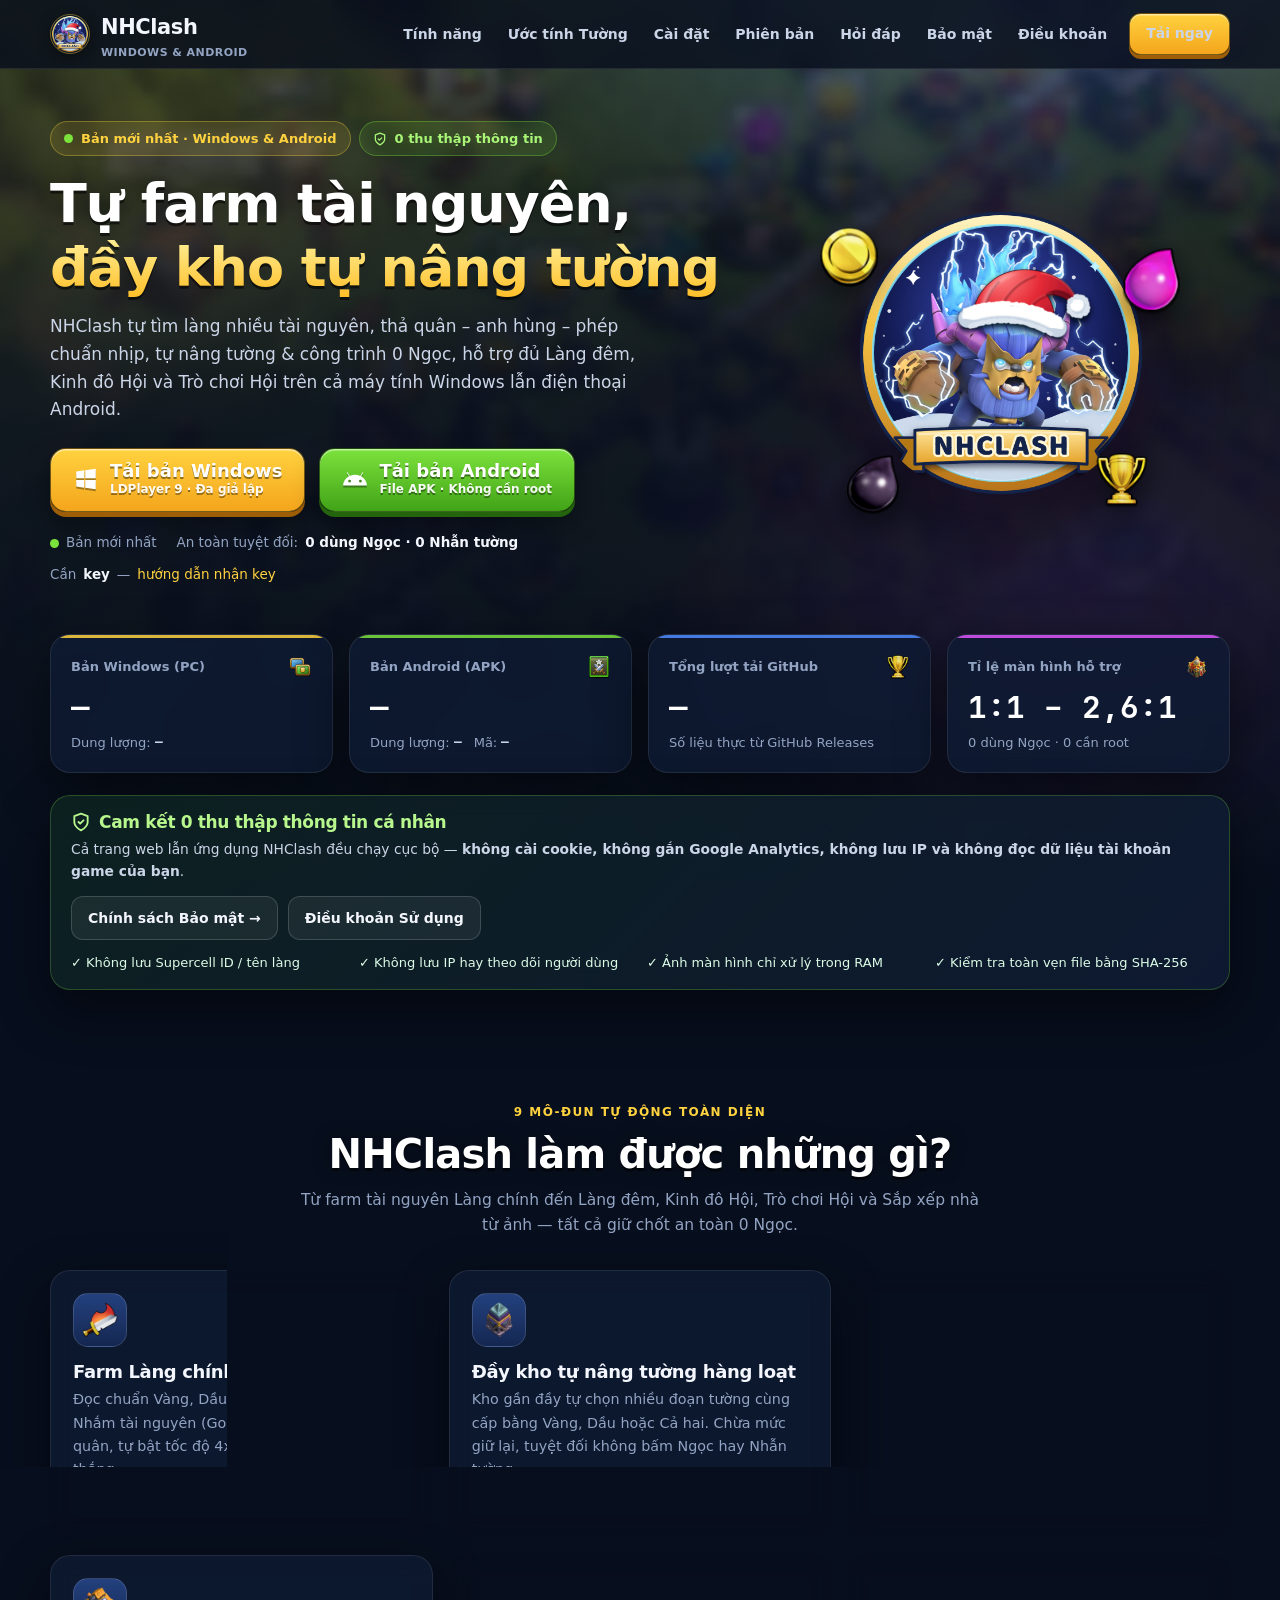
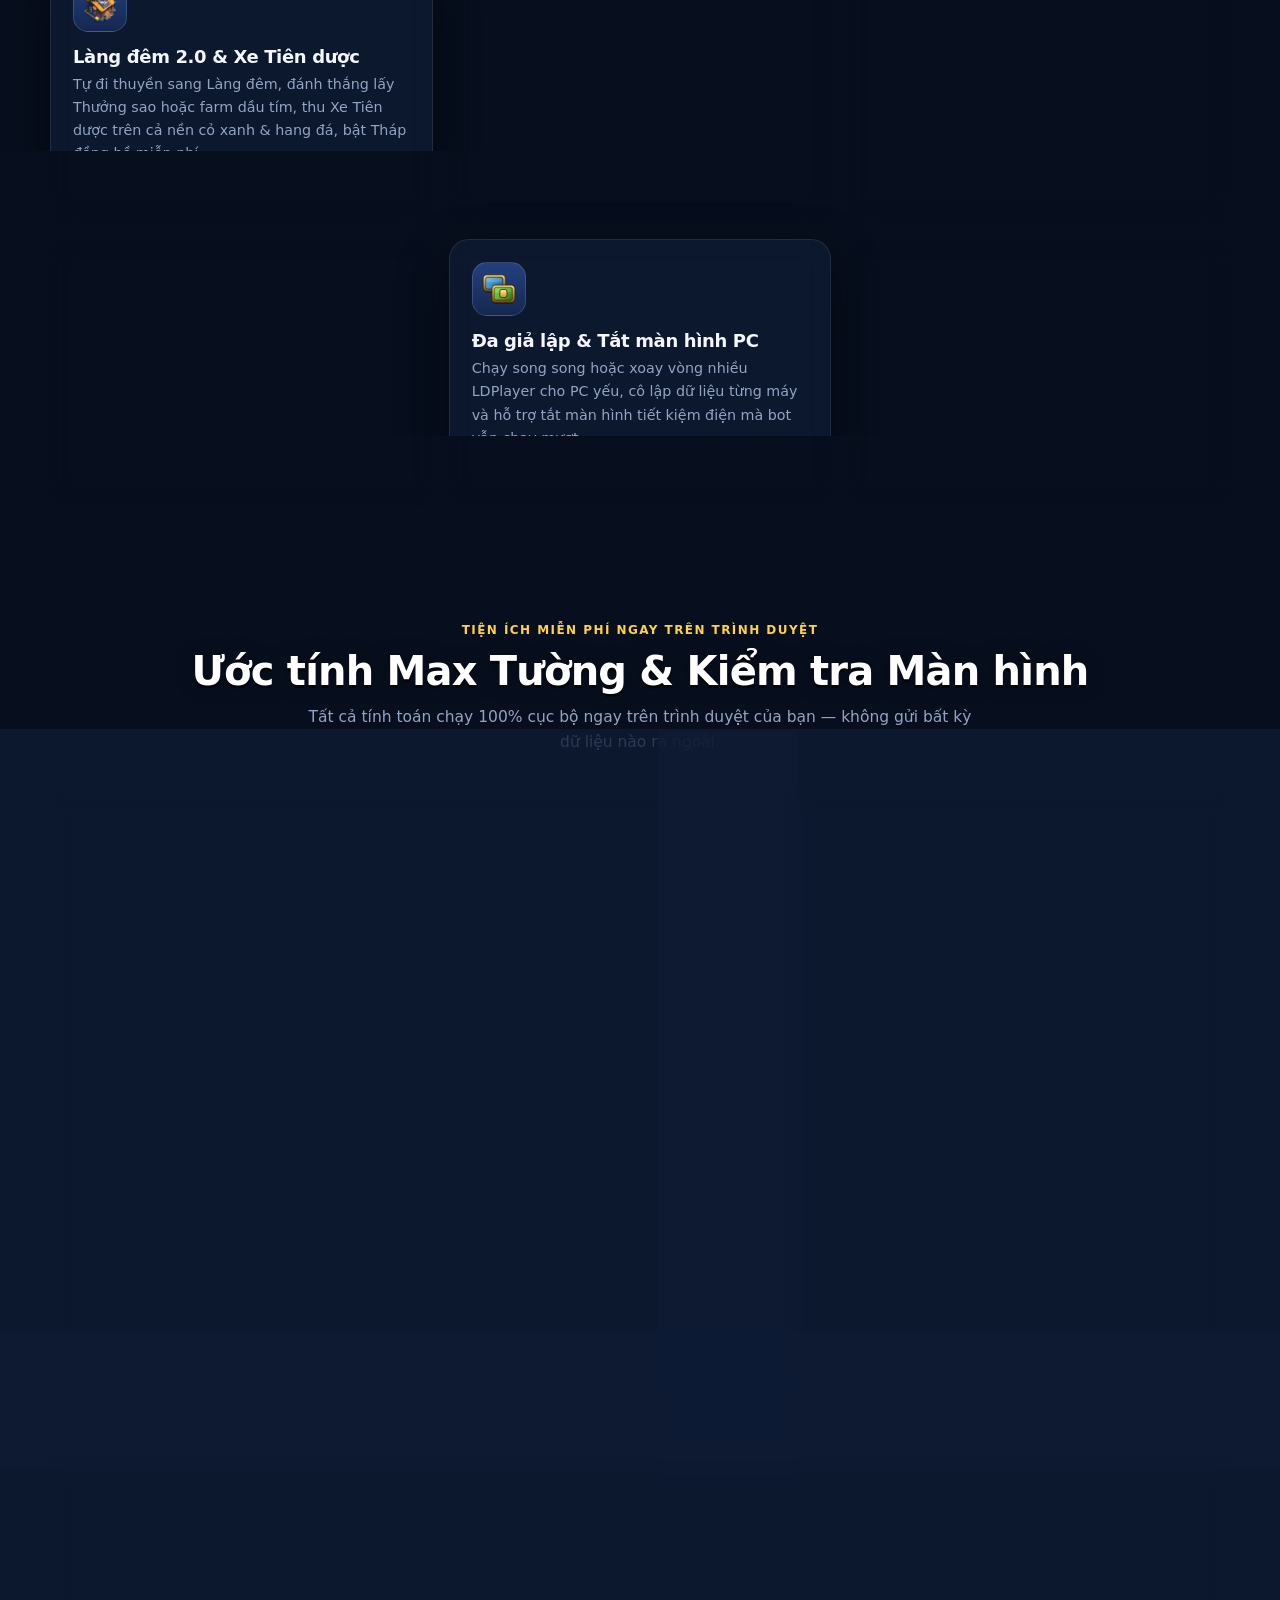
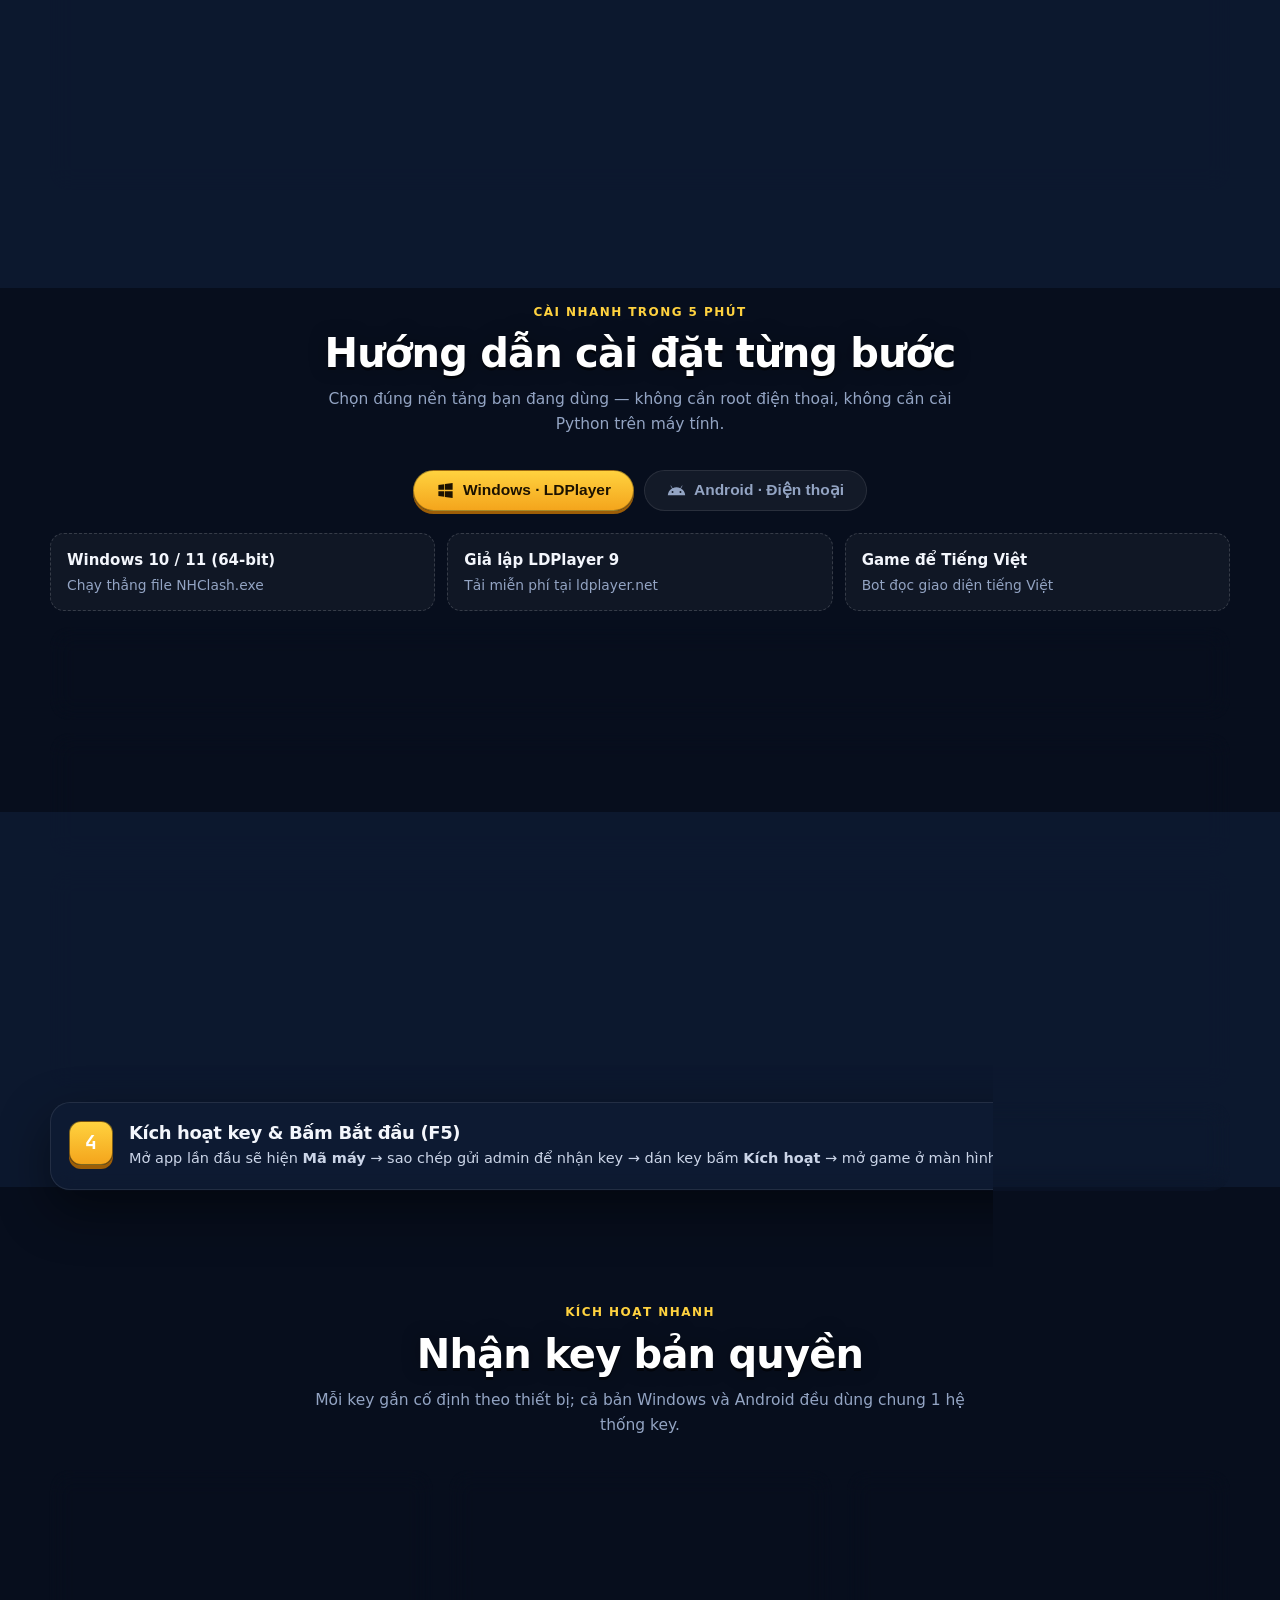
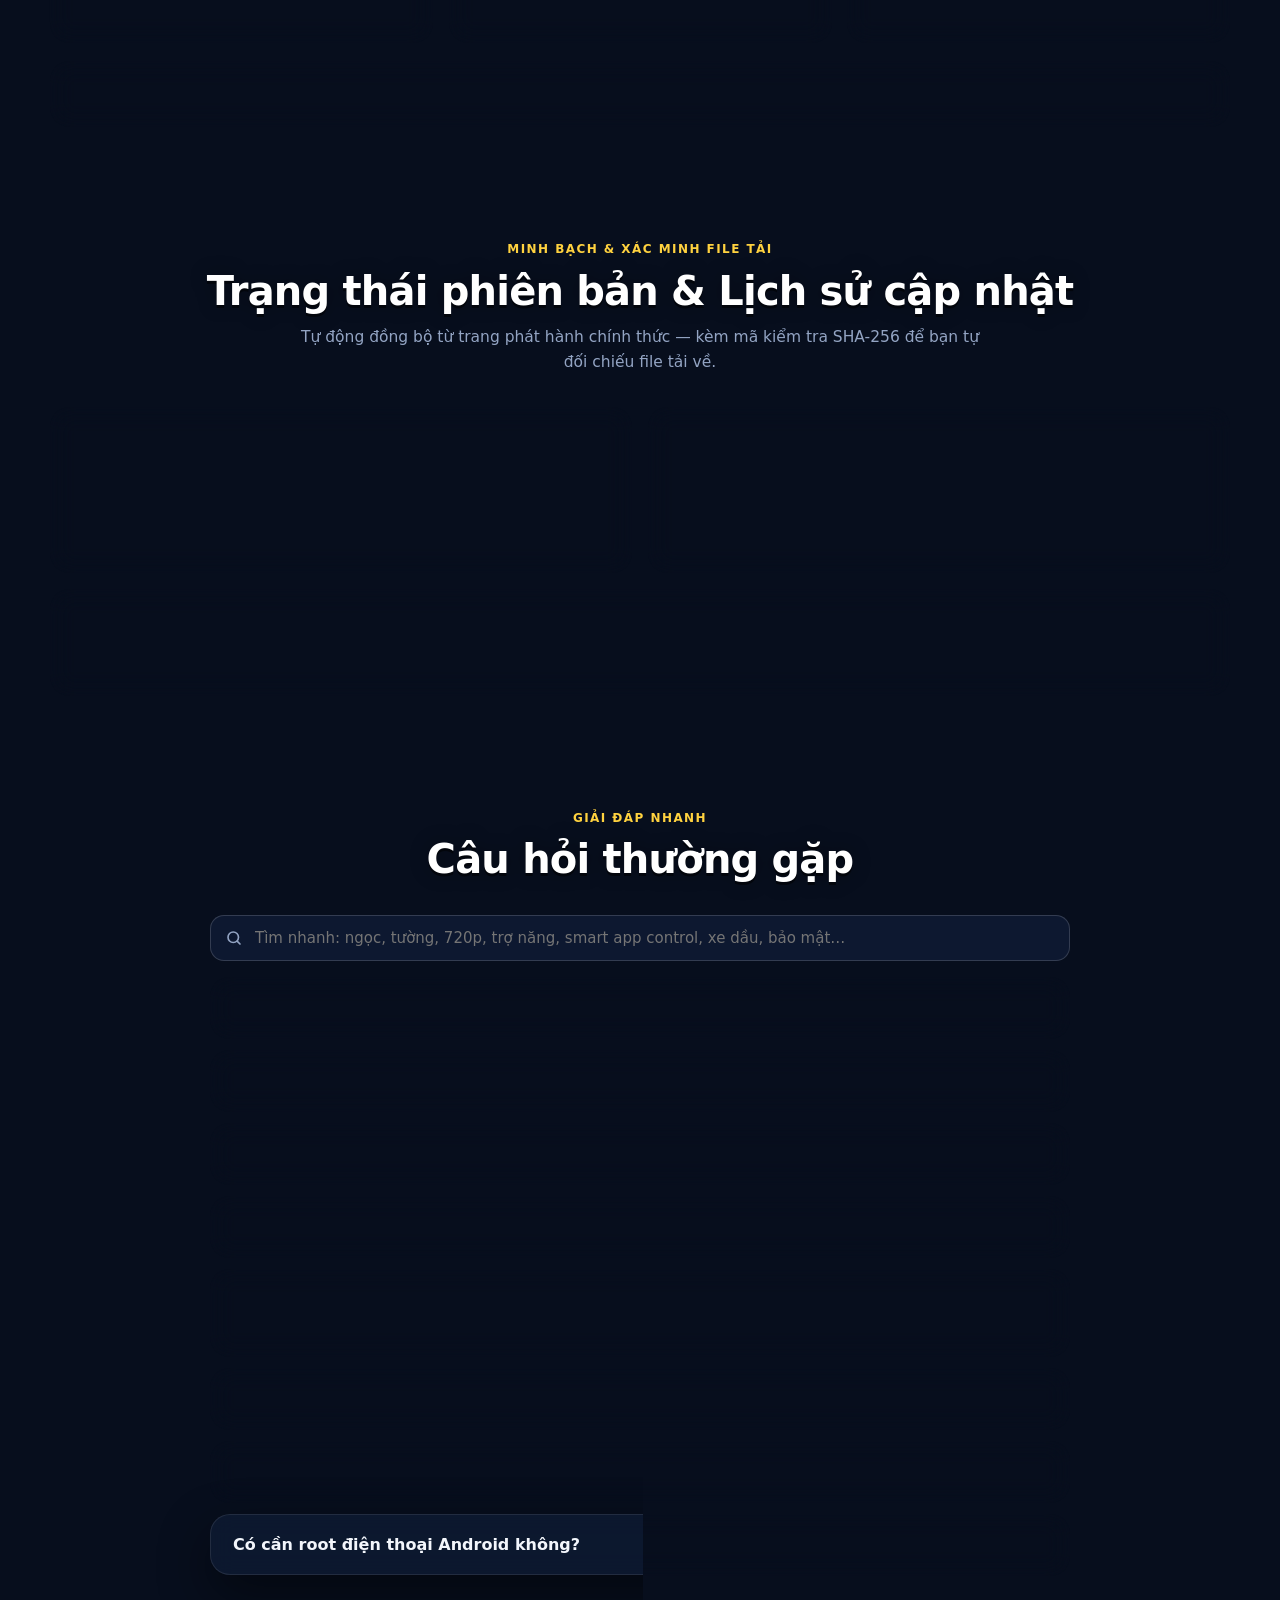
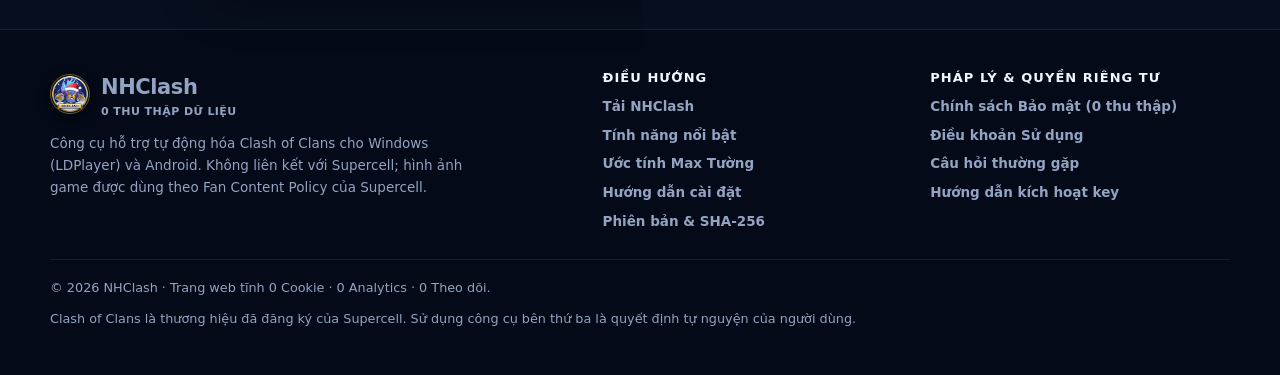
<file: index.html>
<!doctype html>
<html lang="vi">
<head>
<meta charset="utf-8">
<meta name="viewport" content="width=device-width, initial-scale=1">
<title>NHClash — Cổng tải chính thức cho Windows &amp; Android</title>
<meta name="description" content="NHClash cho Windows (LDPlayer) và Android: tự farm tài nguyên, đầy kho tự nâng tường, Làng đêm, Kinh đô Hội, Trò chơi Hội. 0 thu thập thông tin cá nhân.">
<meta property="og:title" content="NHClash — Tự động hóa Clash of Clans (Windows &amp; Android)">
<meta property="og:description" content="Tự farm tài nguyên, đầy kho tự nâng tường, Làng đêm, Kinh đô Hội, Trò chơi Hội. Không thu thập thông tin người dùng.">
<meta property="og:image" content="https://nguyenhoang-pluto.github.io/autococ/assets/logo.png">
<meta property="og:url" content="https://nguyenhoang-pluto.github.io/autococ/">
<meta name="theme-color" content="#070e1d">
<link rel="icon" href="assets/favicon.png">
<link rel="stylesheet" href="styles.css">
</head>
<body>
<svg width="0" height="0" style="position:absolute" aria-hidden="true">
  <symbol id="i-win" viewBox="0 0 24 24"><path fill="currentColor" d="M3 5.1 10.4 4v7.2H3V5.1zm0 13.8L10.4 20v-7.1H3v6zm8.3 1.2L21 21.5v-8.6h-9.7v7.2zm0-16.2v7.3H21V2.5l-9.7 1.4z"/></symbol>
  <symbol id="i-android" viewBox="0 0 24 24"><path fill="currentColor" d="M17.6 9.48 19.44 6.3a.38.38 0 0 0-.66-.38L16.9 9.14a11.4 11.4 0 0 0-9.8 0L5.22 5.92a.38.38 0 0 0-.66.38L6.4 9.48A10.8 10.8 0 0 0 1 18h22a10.8 10.8 0 0 0-5.4-8.52zM7 15.25a1.25 1.25 0 1 1 0-2.5 1.25 1.25 0 0 1 0 2.5zm10 0a1.25 1.25 0 1 1 0-2.5 1.25 1.25 0 0 1 0 2.5z"/></symbol>
  <symbol id="i-search" viewBox="0 0 24 24"><g fill="none" stroke="currentColor" stroke-width="2.2" stroke-linecap="round"><circle cx="11" cy="11" r="7"/><path d="m20 20-3.5-3.5"/></g></symbol>
  <symbol id="i-shield" viewBox="0 0 24 24"><g fill="none" stroke="currentColor" stroke-width="2.2" stroke-linecap="round" stroke-linejoin="round"><path d="M12 22s8-4 8-10V5l-8-3-8 3v7c0 6 8 10 8 10z"/><path d="m9 12 2 2 4-4"/></g></symbol>
  <symbol id="i-chat" viewBox="0 0 24 24"><path fill="none" stroke="currentColor" stroke-width="2.2" stroke-linejoin="round" d="M21 12a8 8 0 0 1-11.7 7.1L3 21l1.9-6.3A8 8 0 1 1 21 12z"/></symbol>
  <symbol id="i-menu" viewBox="0 0 24 24"><path fill="none" stroke="currentColor" stroke-width="2.2" stroke-linecap="round" d="M4 7h16M4 12h16M4 17h16"/></symbol>
</svg>

<header>
  <div class="wrap nav">
    <a class="brand" href="#top">
      <img src="assets/logo.png" alt="NHClash">
      <span>NHClash<small>Windows &amp; Android</small></span>
    </a>
    <button class="nav-toggle" id="nav-toggle" aria-label="Mở trình đơn" aria-expanded="false">
      <svg width="22" height="22"><use href="#i-menu"/></svg>
    </button>
    <nav class="nav-links" id="nav-links" aria-label="Điều hướng chính">
      <a href="#tinh-nang">Tính năng</a>
      <a href="#cong-cu">Ước tính Tường</a>
      <a href="#cai-dat">Cài đặt</a>
      <a href="#cap-nhat">Phiên bản</a>
      <a href="#hoi-dap">Hỏi đáp</a>
      <a href="privacy.html">Bảo mật</a>
      <a href="terms.html">Điều khoản</a>
      <a class="btn small nav-cta" href="#tai-ve">Tải ngay</a>
    </nav>
  </div>
</header>

<main id="top">
  <!-- ================================================================ HERO -->
  <section class="hero" id="tai-ve">
    <div class="wrap hero-grid">
      <div>
        <div class="hero-badges">
          <span class="pill"><span class="pulse-dot"></span><span id="hero-ver-pill">Bản mới nhất · Windows &amp; Android</span></span>
          <span class="pill green"><svg width="14" height="14"><use href="#i-shield"/></svg>0 thu thập thông tin</span>
        </div>
        <h1 class="stroke">Tự farm tài nguyên,<br><span class="hl">đầy kho tự nâng tường</span></h1>
        <p class="lead">NHClash tự tìm làng nhiều tài nguyên, thả quân – anh hùng – phép chuẩn nhịp, tự nâng tường &amp; công trình 0 Ngọc, hỗ trợ đủ Làng đêm, Kinh đô Hội và Trò chơi Hội trên cả máy tính Windows lẫn điện thoại Android.</p>
        <div class="cta">
          <a class="btn" id="dl-win" href="#cai-dat">
            <svg><use href="#i-win"/></svg>
            <span class="label">Tải bản Windows<small id="dl-win-sub">LDPlayer 9 · Đa giả lập</small></span>
          </a>
          <a class="btn green" id="dl-apk" href="#cai-dat">
            <svg><use href="#i-android"/></svg>
            <span class="label">Tải bản Android<small id="dl-apk-sub">File APK · Không cần root</small></span>
          </a>
        </div>
        <div class="hero-meta" id="hero-meta">
          <span><span class="pulse-dot"></span><span id="ver">Bản mới nhất</span></span>
          <span>An toàn tuyệt đối: <b>0 dùng Ngọc · 0 Nhẫn tường</b></span>
          <span>Cần <b>key</b> — <a href="#key">hướng dẫn nhận key</a></span>
        </div>
      </div>
      <div class="hero-visual" aria-hidden="true">
        <div class="hero-orb">
          <div class="glow"></div>
          <img class="logo" src="assets/logo.png" alt="">
          <img class="flt f1" src="assets/gold.png" alt="">
          <img class="flt f2" src="assets/elixir.png" alt="">
          <img class="flt f3" src="assets/dark.png" alt="">
          <img class="flt f4" src="assets/trophy.png" alt="">
        </div>
      </div>
    </div>
  </section>

  <!-- ===================================== REAL GITHUB STATS & ZERO-TRACKING -->
  <section id="tong-quan" style="padding-top: 12px;">
    <div class="wrap">
      <div class="kpi-grid">
        <article class="card kpi-card" style="--accent: var(--gold);">
          <div class="kpi-top">
            <span>Bản Windows (PC)</span>
            <img src="assets/emulators.png" alt="">
          </div>
          <div class="kpi-val" id="kpi-win-ver">—</div>
          <div class="kpi-sub">
            <span>Dung lượng: <b id="kpi-win-size" class="mono">—</b></span>
          </div>
        </article>

        <article class="card kpi-card" style="--accent: var(--green);">
          <div class="kpi-top">
            <span>Bản Android (APK)</span>
            <img src="assets/star_bonus.png" alt="">
          </div>
          <div class="kpi-val" id="kpi-apk-ver">—</div>
          <div class="kpi-sub">
            <span>Dung lượng: <b id="kpi-apk-size" class="mono">—</b></span>
            <span id="kpi-apk-code-wrap">Mã: <b id="kpi-apk-code" class="mono">—</b></span>
          </div>
        </article>

        <article class="card kpi-card" style="--accent: var(--blue);">
          <div class="kpi-top">
            <span>Tổng lượt tải GitHub</span>
            <img src="assets/trophy.png" alt="">
          </div>
          <div class="kpi-val" id="kpi-downloads">—</div>
          <div class="kpi-sub">
            <span>Số liệu thực từ GitHub Releases</span>
          </div>
        </article>

        <article class="card kpi-card" style="--accent: var(--elixir);">
          <div class="kpi-top">
            <span>Tỉ lệ màn hình hỗ trợ</span>
            <img src="assets/town_hall.png" alt="">
          </div>
          <div class="kpi-val">1:1 – 2,6:1</div>
          <div class="kpi-sub">
            <span>0 dùng Ngọc · 0 cần root</span>
          </div>
        </article>
      </div>

      <div class="card privacy-strip">
        <div style="display:flex; flex-wrap:wrap; align-items:center; justify-content:space-between; gap:14px;">
          <div>
            <h3><svg width="20" height="20"><use href="#i-shield"/></svg>Cam kết 0 thu thập thông tin cá nhân</h3>
            <p style="margin-top:6px;">Cả trang web lẫn ứng dụng NHClash đều chạy cục bộ — <b>không cài cookie, không gắn Google Analytics, không lưu IP và không đọc dữ liệu tài khoản game của bạn</b>.</p>
          </div>
          <div class="p-actions">
            <a class="btn ghost" href="privacy.html">Chính sách Bảo mật →</a>
            <a class="btn ghost" href="terms.html">Điều khoản Sử dụng</a>
          </div>
        </div>
        <div class="privacy-checks" style="grid-template-columns: repeat(auto-fit, minmax(220px, 1fr));">
          <span>✓ Không lưu Supercell ID / tên làng</span>
          <span>✓ Không lưu IP hay theo dõi người dùng</span>
          <span>✓ Ảnh màn hình chỉ xử lý trong RAM</span>
          <span>✓ Kiểm tra toàn vẹn file bằng SHA-256</span>
        </div>
      </div>
    </div>
  </section>

  <!-- =========================================================== FEATURES -->
  <section id="tinh-nang">
    <div class="wrap">
      <div class="sec-head">
        <span class="eyebrow">9 mô-đun tự động toàn diện</span>
        <h2 class="stroke">NHClash làm được những gì?</h2>
        <p>Từ farm tài nguyên Làng chính đến Làng đêm, Kinh đô Hội, Trò chơi Hội và Sắp xếp nhà từ ảnh — tất cả giữ chốt an toàn 0 Ngọc.</p>
      </div>

      <div class="features-grid">
        <article class="card card-hover feat-card">
          <div class="feat-ico"><img src="assets/attack.png" alt=""></div>
          <h3>Farm Làng chính thông minh</h3>
          <p>Đọc chuẩn Vàng, Dầu, Dầu đen địch; hỗ trợ Nhắm tài nguyên (Goblin) &amp; 8 hướng thả quân, tự bật tốc độ 4x và cộng Phần thưởng thắng.</p>
          <span class="feat-tag">Windows &amp; Android</span>
        </article>

        <article class="card card-hover feat-card">
          <div class="feat-ico"><img src="assets/wall.png" alt=""></div>
          <h3>Đầy kho tự nâng tường hàng loạt</h3>
          <p>Kho gần đầy tự chọn nhiều đoạn tường cùng cấp bằng Vàng, Dầu hoặc Cả hai. Chừa mức giữ lại, tuyệt đối không bấm Ngọc hay Nhẫn tường.</p>
          <span class="feat-tag">Đa tỉ lệ 1:1 .. 2,6:1</span>
        </article>

        <article class="card card-hover feat-card">
          <div class="feat-ico"><img src="assets/builder.png" alt=""></div>
          <h3>Tự nâng cấp công trình</h3>
          <p>Ưu tiên Rẻ nhất / Đắt nhất / Nhanh nhất, chừa sẵn số thợ để dành nâng tường, nâng Nhà chính sau cùng và xác minh giá trước khi bấm.</p>
          <span class="feat-tag">0 Ngọc · 0 Búa</span>
        </article>

        <article class="card card-hover feat-card">
          <div class="feat-ico"><img src="assets/builder_hall.png" alt=""></div>
          <h3>Làng đêm 2.0 &amp; Xe Tiên dược</h3>
          <p>Tự đi thuyền sang Làng đêm, đánh thắng lấy Thưởng sao hoặc farm dầu tím, thu Xe Tiên dược trên cả nền cỏ xanh &amp; hang đá, bật Tháp đồng hồ miễn phí.</p>
          <span class="feat-tag">Cả 2 giai đoạn O.T.T.O</span>
        </article>

        <article class="card card-hover feat-card">
          <div class="feat-ico"><img src="assets/clan_games.png" alt=""></div>
          <h3>Trò chơi Hội 4.000 điểm tự động</h3>
          <p>Quét 12 thẻ bằng hình ảnh + OCR, xếp hạng ưu tiên, tự mở Siêu quân bằng 25.000 Dầu đen, kẹp đúng số quân/phép yêu cầu rồi tự hoàn trả đội hình gốc.</p>
          <span class="feat-tag">Điều phối cùng Hội</span>
        </article>

        <article class="card card-hover feat-card">
          <div class="feat-ico"><img src="assets/capital_hall.png" alt=""></div>
          <h3>Kinh đô Hội &amp; Đóng góp quân</h3>
          <p>Tự chế tạo Vàng Kinh đô, góp công trình ưu tiên, tự đánh lượt Đột kích cuối tuần và trực cho quân/phép/cỗ máy đúng loại Hội yêu cầu.</p>
          <span class="feat-tag">Trực Hội 24/7</span>
        </article>

        <article class="card card-hover feat-card">
          <div class="feat-ico"><img src="assets/supercell_id.png" alt=""></div>
          <h3>Đa tài khoản Supercell ID</h3>
          <p>Tự xoay vòng danh sách tài khoản theo thời gian, số trận hoặc khi hoàn thành điều kiện thông minh (đầy kho, đủ 4.000đ, xong Làng đêm/Kinh đô).</p>
          <span class="feat-tag">Hồ sơ riêng từng acc</span>
        </article>

        <article class="card card-hover feat-card">
          <div class="feat-ico"><img src="assets/emulators.png" alt=""></div>
          <h3>Đa giả lập &amp; Tắt màn hình PC</h3>
          <p>Chạy song song hoặc xoay vòng nhiều LDPlayer cho PC yếu, cô lập dữ liệu từng máy và hỗ trợ tắt màn hình tiết kiệm điện mà bot vẫn chạy mượt.</p>
          <span class="feat-tag">Độc quyền Windows</span>
        </article>

        <article class="card card-hover feat-card">
          <div class="feat-ico"><img src="assets/layout.png" alt=""></div>
          <h3>Sắp xếp nhà từ ảnh &amp; link</h3>
          <p>Nhận diện sơ đồ trực tiếp từ ảnh chụp (hoặc dán link ảnh từ mạng), tự kéo tường &amp; công trình trong ô Căn cứ Chiến tranh rồi chép sang Làng chính.</p>
          <span class="feat-tag">Độc quyền Windows</span>
        </article>
      </div>
    </div>
  </section>

  <!-- =============================================== INTERACTIVE TOOLS -->
  <section id="cong-cu">
    <div class="wrap">
      <div class="sec-head">
        <span class="eyebrow">Tiện ích miễn phí ngay trên trình duyệt</span>
        <h2 class="stroke">Ước tính Max Tường &amp; Kiểm tra Màn hình</h2>
        <p>Tất cả tính toán chạy 100% cục bộ ngay trên trình duyệt của bạn — không gửi bất kỳ dữ liệu nào ra ngoài.</p>
      </div>

      <div class="tools-grid">
        <div class="card tool-card">
          <div class="tool-head">
            <img src="assets/wall.png" alt="Tường">
            <div>
              <h3>Máy tính Ước tính Thời gian Max Tường</h3>
              <p>Tính tổng Vàng/Dầu cần thiết và số ngày treo NHClash để hoàn thành bộ tường</p>
            </div>
          </div>

          <div class="calc-form">
            <div class="calc-row">
              <div class="field">
                <label for="calc-lvl">Nâng cấp tường</label>
                <select id="calc-lvl">
                  <option value="1000000">Cấp 12 → 13 (1.000.000 / đoạn)</option>
                  <option value="2000000">Cấp 13 → 14 (2.000.000 / đoạn)</option>
                  <option value="3000000">Cấp 14 → 15 (3.000.000 / đoạn)</option>
                  <option value="5000000" selected>Cấp 15 → 16 (5.000.000 / đoạn)</option>
                  <option value="7000000">Cấp 16 → 17 (7.000.000 / đoạn)</option>
                  <option value="8000000">Cấp 17 → 18 (8.000.000 / đoạn)</option>
                  <option value="9000000">Cấp 18 → 19 (9.000.000 / đoạn)</option>
                </select>
              </div>
              <div class="field">
                <label for="calc-pass">Giảm giá Vé Vàng</label>
                <select id="calc-pass">
                  <option value="0">Không có Vé Vàng (0%)</option>
                  <option value="0.10">Giảm 10%</option>
                  <option value="0.15">Giảm 15%</option>
                  <option value="0.20" selected>Giảm tối đa 20%</option>
                </select>
              </div>
            </div>

            <div class="field">
              <label for="calc-count"><span>Số đoạn tường còn lại</span><b class="mono" id="calc-count-val">325 đoạn</b></label>
              <input id="calc-count" type="range" min="10" max="325" step="5" value="325">
            </div>

            <div class="calc-row">
              <div class="field">
                <label for="calc-rate"><span>Tốc độ farm (Vàng+Dầu/giờ)</span><b class="mono" id="calc-rate-val">14 triệu/h</b></label>
                <input id="calc-rate" type="range" min="4" max="28" step="1" value="14">
              </div>
              <div class="field">
                <label for="calc-hours"><span>Số giờ treo mỗi ngày</span><b class="mono" id="calc-hours-val">8 giờ/ngày</b></label>
                <input id="calc-hours" type="range" min="1" max="24" step="1" value="8">
              </div>
            </div>
          </div>

          <div class="calc-out">
            <div>
              <div class="co-label">Tổng Vàng + Dầu cần</div>
              <div class="co-val" id="out-cost">—</div>
            </div>
            <div>
              <div class="co-label">Tổng giờ treo bot</div>
              <div class="co-val" id="out-hours">—</div>
            </div>
            <div>
              <div class="co-label">Dự kiến hoàn thành</div>
              <div class="co-val" id="out-days" style="color: var(--green);">—</div>
            </div>
          </div>
          <div class="calc-tip" id="out-tip"></div>
        </div>

        <div class="card tool-card">
          <div class="tool-head">
            <img src="assets/town_hall.png" alt="Tỉ lệ màn hình">
            <div>
              <h3>Kiểm tra Tỉ lệ Màn hình Thiết bị</h3>
              <p>Đọc trực tiếp kích thước màn hình trên máy bạn (100% offline)</p>
            </div>
          </div>

          <div class="ratio-box">
            <button class="btn small" id="btn-check-ratio" type="button">Kiểm tra màn hình hiện tại</button>
            <div class="ratio-result" id="ratio-result">
              Bấm nút trên để kiểm tra xem tỉ lệ màn hình máy bạn đã được NHClash tối ưu sẵn hay chưa.
            </div>
          </div>

          <div style="font-size:13.5px; color:var(--text-soft); font-weight:700;">Các tỉ lệ đã kiểm thử &amp; hỗ trợ chuẩn:</div>
          <div class="ratio-chips">
            <span>1:1 (900×900)</span>
            <span>4:3 (1200×900)</span>
            <span>16:10 (2880×1800)</span>
            <span>16:9 (1600×900)</span>
            <span>720p (1280×720)</span>
            <span>19:9 (1900×900 Samsung)</span>
            <span>20:9 (2400×1080)</span>
            <span>20.5:9 (1640×720)</span>
            <span>2.2:1 (3168×1440)</span>
            <span>2.6:1 (2808×1080)</span>
          </div>

          <div class="tip" style="margin-top:14px;">
            Hỗ trợ cả điện thoại có <b>camera đục lỗ / tai thỏ 1 bên</b> và <b>thanh điều hướng 3 nút</b> (Samsung, Xiaomi, Oppo, Vivo, Realme…).
          </div>
        </div>
      </div>

      <div class="card" style="margin-top:20px; overflow:hidden;">
        <div class="compare-wrap">
          <table class="cmp-table">
            <thead>
              <tr>
                <th>Tính năng nổi bật</th>
                <th>Windows (LDPlayer 9)</th>
                <th>Android (Điện thoại / Cloud Phone)</th>
              </tr>
            </thead>
            <tbody>
              <tr><td>Farm Làng chính, Nâng tường &amp; Công trình (0 Ngọc)</td><td class="c-ok">✓ Đầy đủ</td><td class="c-ok">✓ Đầy đủ (1:1 .. 2,6:1)</td></tr>
              <tr><td>Làng đêm 2.0 + Thu Xe Tiên dược (cỏ xanh &amp; hang đá)</td><td class="c-ok">✓ Đầy đủ</td><td class="c-ok">✓ Đầy đủ</td></tr>
              <tr><td>Trò chơi Hội 4.000đ + Kinh đô Hội + Đóng góp quân</td><td class="c-ok">✓ Đầy đủ</td><td class="c-ok">✓ Đầy đủ</td></tr>
              <tr><td>Đa tài khoản Supercell ID tự động chuyển thông minh</td><td class="c-ok">✓ Đầy đủ</td><td class="c-ok">✓ Đầy đủ</td></tr>
              <tr><td>Đa giả lập (Song song &amp; Xoay vòng) + Tắt màn hình</td><td class="c-ok">✓ Có</td><td class="c-no">— Riêng bản PC</td></tr>
              <tr><td>Sắp xếp nhà từ ảnh chụp / link mạng</td><td class="c-ok">✓ Có</td><td class="c-no">— Riêng bản PC</td></tr>
              <tr><td>Tự động cập nhật trong app &amp; dùng chung hệ thống key</td><td class="c-ok">✓ Có (giữ userdata)</td><td class="c-ok">✓ Có (cài đè APK)</td></tr>
            </tbody>
          </table>
        </div>
      </div>
    </div>
  </section>

  <!-- ============================================================== GUIDE -->
  <section id="cai-dat">
    <div class="wrap">
      <div class="sec-head">
        <span class="eyebrow">Cài nhanh trong 5 phút</span>
        <h2 class="stroke">Hướng dẫn cài đặt từng bước</h2>
        <p>Chọn đúng nền tảng bạn đang dùng — không cần root điện thoại, không cần cài Python trên máy tính.</p>
      </div>

      <div class="tabs" role="tablist">
        <button class="tab" role="tab" id="tab-win" aria-controls="panel-win" aria-selected="true"><svg><use href="#i-win"/></svg>Windows · LDPlayer</button>
        <button class="tab" role="tab" id="tab-apk" aria-controls="panel-apk" aria-selected="false"><svg><use href="#i-android"/></svg>Android · Điện thoại</button>
      </div>

      <div class="panel" id="panel-win" role="tabpanel" aria-labelledby="tab-win">
        <div class="need">
          <div><b>Windows 10 / 11 (64-bit)</b>Chạy thẳng file NHClash.exe</div>
          <div><b>Giả lập LDPlayer 9</b>Tải miễn phí tại ldplayer.net</div>
          <div><b>Game để Tiếng Việt</b>Bot đọc giao diện tiếng Việt</div>
        </div>
        <ol class="steps">
          <li class="card step">
            <h3>Cài LDPlayer 9 và Clash of Clans</h3>
            <p>Cài Clash of Clans từ CH Play trong LDPlayer, đăng nhập làng của bạn rồi chỉnh: <span class="path">Cài đặt game → Ngôn ngữ → Tiếng Việt</span>.</p>
          </li>
          <li class="card step">
            <h3>Chỉnh độ phân giải &amp; bật ADB</h3>
            <p>Độ phân giải chuẩn: <span class="path">Cài đặt LDPlayer → Nâng cao → Máy tính bảng 1600 × 900 (DPI 240)</span>.</p>
            <p>Bật ADB: <span class="path">Cài đặt LDPlayer → Khác → Gỡ lỗi ADB → Kết nối cục bộ</span> rồi khởi động lại giả lập.</p>
          </li>
          <li class="card step">
            <h3>Tải và giải nén NHClash</h3>
            <p>Tải <b>NHClash-Windows.zip</b>, bấm chuột phải → <b>Giải nén tất cả</b> ra một thư mục riêng, sau đó mở <b>NHClash.exe</b>.</p>
            <div class="tip warn">Nếu Windows hiện "Windows đã bảo vệ PC": bấm <b>Thông tin thêm → Vẫn chạy</b> (app chưa mua chứng chỉ ký số thương mại nên SmartScreen cảnh báo nhầm).</div>
            <a class="btn small" data-dl="win" href="#">Tải NHClash-Windows.zip</a>
          </li>
          <li class="card step">
            <h3>Kích hoạt key &amp; Bấm Bắt đầu (F5)</h3>
            <p>Mở app lần đầu sẽ hiện <b>Mã máy</b> → sao chép gửi admin để nhận key → dán key bấm <b>Kích hoạt</b> → mở game ở màn hình làng và bấm <b>Bắt đầu (F5)</b>.</p>
          </li>
        </ol>
      </div>

      <div class="panel" id="panel-apk" role="tabpanel" aria-labelledby="tab-apk" hidden>
        <div class="need">
          <div><b>Android 7.0 trở lên</b>Hoàn toàn không cần root</div>
          <div><b>Clash of Clans đã cài</b>Đăng nhập sẵn tài khoản</div>
          <div><b>Game để Tiếng Việt</b>Tự cân chuẩn mọi tỉ lệ 1:1..2,6:1</div>
        </div>
        <ol class="steps">
          <li class="card step">
            <h3>Tải &amp; cài đặt NHClash.apk</h3>
            <p>Mở file <b>NHClash.apk</b> vừa tải, bật cho phép <b>Cài ứng dụng không rõ nguồn gốc</b>. Nếu Play Protect hiện cảnh báo, chọn <b>Vẫn cài</b>.</p>
            <a class="btn small green" data-dl="apk" href="#">Tải NHClash.apk</a>
          </li>
          <li class="card step">
            <h3>Kích hoạt key bản quyền</h3>
            <p>Mở NHClash, sao chép <b>Mã máy</b> gửi admin nhận key → dán vào ô kích hoạt → bấm <b>Kích hoạt</b>.</p>
          </li>
          <li class="card step">
            <h3>Bật Trợ năng (Accessibility)</h3>
            <p>Bấm <b>Bắt đầu</b> → <b>Mở Trợ năng</b> → chọn <b>NHClash</b> → <b>Bật</b>.</p>
            <div class="tip">Android 13+ nếu bị mờ nút bật ("Cài đặt bị hạn chế"): vào <span class="path">Cài đặt → Ứng dụng → NHClash → ⋮ (góc trên phải) → Cho phép cài đặt bị hạn chế</span> rồi quay lại bật Trợ năng.</div>
          </li>
          <li class="card step">
            <h3>Cấp quyền quay màn hình &amp; Chạy bot</h3>
            <p>Quay lại app bấm <b>Bắt đầu</b> → chọn <b>Toàn bộ màn hình</b> (trên Android 14+, không chọn "Một ứng dụng"). App tự mở game kèm nút nổi <b>▶ / ⏸ / ■</b> tiện lợi.</p>
          </li>
        </ol>
      </div>
    </div>
  </section>

  <!-- ================================================================ KEY -->
  <section id="key">
    <div class="wrap">
      <div class="sec-head">
        <span class="eyebrow">Kích hoạt nhanh</span>
        <h2 class="stroke">Nhận key bản quyền</h2>
        <p>Mỗi key gắn cố định theo thiết bị; cả bản Windows và Android đều dùng chung 1 hệ thống key.</p>
      </div>
      <div class="key-grid">
        <div class="card key-step"><div class="num">01</div><h3>Sao chép Mã máy</h3><p>Mở NHClash, màn hình kích hoạt hiện sẵn <b>Mã máy</b> — chỉ cần bấm 1 nút Sao chép.</p></div>
        <div class="card key-step"><div class="num">02</div><h3>Gửi cho Admin</h3><p>Nhắn mã máy cho admin hoặc người giới thiệu NHClash qua kênh bên dưới.</p></div>
        <div class="card key-step"><div class="num">03</div><h3>Dán key &amp; Chạy</h3><p>Dán key nhận được vào app, bấm <b>Kích hoạt</b> là sẵn sàng chạy ngay.</p></div>
      </div>
      <div class="card contact" id="contact">
        <p id="contact-text">Liên hệ admin để nhận key:</p>
      </div>
    </div>
  </section>

  <!-- =============================================== RELEASE STATUS & SHA -->
  <section id="cap-nhat">
    <div class="wrap">
      <div class="sec-head">
        <span class="eyebrow">Minh bạch &amp; Xác minh file tải</span>
        <h2 class="stroke">Trạng thái phiên bản &amp; Lịch sử cập nhật</h2>
        <p>Tự động đồng bộ từ trang phát hành chính thức — kèm mã kiểm tra SHA-256 để bạn tự đối chiếu file tải về.</p>
      </div>

      <div class="status-grid">
        <div class="card release-card">
          <h3><span>Bản Windows (PC)</span><span class="pill" id="rel-win-ver">Đang tải…</span></h3>
          <div style="font-size:13.8px; color:var(--muted);">Dung lượng: <b class="mono" id="rel-win-size" style="color:var(--text);">—</b> · Cập nhật: <b id="rel-win-date" style="color:var(--text);">—</b></div>
          <div class="hash-box">
            <span id="rel-win-sha">SHA-256: Đang đọc từ GitHub…</span>
            <button class="copy-btn" type="button" data-copy="rel-win-sha">Chép</button>
          </div>
        </div>
        <div class="card release-card">
          <h3><span>Bản Android (APK)</span><span class="pill green" id="rel-apk-ver">Đang tải…</span></h3>
          <div style="font-size:13.8px; color:var(--muted);">Dung lượng: <b class="mono" id="rel-apk-size" style="color:var(--text);">—</b> · Mã bản: <b class="mono" id="rel-apk-code" style="color:var(--text);">—</b></div>
          <div class="hash-box">
            <span id="rel-apk-sha">SHA-256: Đang đọc từ GitHub…</span>
            <button class="copy-btn" type="button" data-copy="rel-apk-sha">Chép</button>
          </div>
        </div>
      </div>

      <div class="card changes-card" id="changes">
        <h3 id="changes-title">Ghi chú bản phát hành mới nhất</h3>
        <ul id="changes-list"><li>Đang tải ghi chú cập nhật mới nhất…</li></ul>
      </div>
    </div>
  </section>

  <!-- ================================================================ FAQ -->
  <section id="hoi-dap">
    <div class="wrap">
      <div class="sec-head">
        <span class="eyebrow">Giải đáp nhanh</span>
        <h2 class="stroke">Câu hỏi thường gặp</h2>
      </div>

      <div class="faq-search">
        <svg><use href="#i-search"/></svg>
        <input id="faq-filter" type="search" placeholder="Tìm nhanh: ngọc, tường, 720p, trợ năng, smart app control, xe dầu, bảo mật…">
      </div>

      <div class="faq" id="faq-list">
        <details class="card"><summary>NHClash có thu thập thông tin cá nhân hay tài khoản game không?</summary>
          <div class="ans"><p><b>Tuyệt đối không.</b> Ứng dụng và trang web không thu thập email, số điện thoại, Supercell ID, mật khẩu, IP hay lịch sử chơi của bạn. Mọi hình ảnh nhận diện màn hình đều xử lý tức thì trong RAM trên thiết bị của bạn và hủy ngay sau đó. Xem chi tiết tại <a href="privacy.html">Chính sách Bảo mật</a>.</p></div></details>
        <details class="card"><summary>Bot có bao giờ bấm nhầm làm mất Ngọc hay Nhẫn tường không?</summary>
          <div class="ans"><p>Không. Mọi thao tác nâng tường, nâng công trình và mở Siêu quân đều có chốt kiểm tra biểu tượng tài nguyên &amp; màu nút trước khi bấm; thấy biểu tượng Ngọc hay Nhẫn tường là tự động hủy ngay.</p></div></details>
        <details class="card"><summary>Windows báo "Smart App Control" hoặc diệt virus cảnh báo nhầm?</summary>
          <div class="ans"><p>Do file <code>NHClash.exe</code> chưa mua chứng chỉ ký số thương mại nên Windows Defender / SmartScreen đôi khi hiện cảnh báo với phần mềm mới. Với SmartScreen: bấm <b>Thông tin thêm → Vẫn chạy</b>. Với <b>Smart App Control</b> trên Windows 11: Start → gõ <b>Smart App Control</b> → chuyển sang <b>Off</b>, hoặc cài bản Android (<code>NHClash.apk</code>) ngay trong LDPlayer.</p></div></details>
        <details class="card"><summary>Nâng tường tự động hoạt động thế nào &amp; cần điều kiện gì?</summary>
          <div class="ans"><p>Bật ở mục <b>Làng &amp; Nâng cấp</b>. Game cần tối thiểu <b>1 thợ xây rảnh</b> để nâng tường. Khi kho Vàng hoặc Dầu đạt ~90%, bot tự mở bảng thợ xây, chọn nhiều đoạn tường cùng cấp và nâng liên tiếp cho tới mức "Giữ lại" bạn đặt rồi quay lại farm tiếp.</p></div></details>
        <details class="card"><summary>Xe Tiên dược (xe dầu) Làng đêm có nhận được trên phông cỏ xanh &amp; màn hình lạ không?</summary>
          <div class="ans"><p>Có. Từ bản mới nhất, bộ nhận diện Xe Tiên dược hỗ trợ cả phông cỏ xanh mặc định lẫn phông hang đá, phủ đầy đủ các tỉ lệ 1:1..2,6:1 (bao gồm 720p và Samsung 19:9), tự thu nhỏ 2 lần và định vị lại theo Thuyền Thợ xây khi xe khuất góc.</p></div></details>
        <details class="card"><summary>Cập nhật bản mới có bị mất cài đặt hay key không?</summary>
          <div class="ans"><p>Không. Cả Windows lẫn Android đều tích hợp sẵn nút <b>Tự động cập nhật</b> trong app, tự động giữ nguyên 100% key và thư mục cấu hình <code>userdata</code>. Nếu cập nhật thủ công: Windows giải nén đè (giữ thư mục <code>userdata</code>), Android cài đè file APK mới trực tiếp.</p></div></details>
        <details class="card"><summary>Đang mở game trên điện thoại khác thì bot báo mất kết nối?</summary>
          <div class="ans"><p>Clash of Clans chỉ cho phép 1 thiết bị đăng nhập 1 tài khoản tại cùng thời điểm. Khi bạn muốn tự chơi tay, hãy tạm dừng hoặc dừng bot trước.</p></div></details>
        <details class="card"><summary>Có cần root điện thoại Android không?</summary>
          <div class="ans"><p>Không cần root. NHClash chỉ sử dụng quyền Trợ năng (Accessibility) để chạm màn hình và quyền Quay màn hình để đọc hình ảnh game cục bộ ngay trên máy.</p></div></details>
      </div>
    </div>
  </section>
</main>

<footer>
  <div class="wrap">
    <div class="foot-grid">
      <div class="foot-col">
        <a class="brand" href="#top" style="margin-bottom:10px;">
          <img src="assets/logo.png" alt="NHClash">
          <span>NHClash<small>0 thu thập dữ liệu</small></span>
        </a>
        <p style="margin:6px 0 0; max-width:420px;">Công cụ hỗ trợ tự động hóa Clash of Clans cho Windows (LDPlayer) và Android. Không liên kết với Supercell; hình ảnh game được dùng theo Fan Content Policy của Supercell.</p>
      </div>
      <div class="foot-col">
        <h4>Điều hướng</h4>
        <ul>
          <li><a href="#tai-ve">Tải NHClash</a></li>
          <li><a href="#tinh-nang">Tính năng nổi bật</a></li>
          <li><a href="#cong-cu">Ước tính Max Tường</a></li>
          <li><a href="#cai-dat">Hướng dẫn cài đặt</a></li>
          <li><a href="#cap-nhat">Phiên bản &amp; SHA-256</a></li>
        </ul>
      </div>
      <div class="foot-col">
        <h4>Pháp lý &amp; Quyền riêng tư</h4>
        <ul>
          <li><a href="privacy.html">Chính sách Bảo mật (0 thu thập)</a></li>
          <li><a href="terms.html">Điều khoản Sử dụng</a></li>
          <li><a href="#hoi-dap">Câu hỏi thường gặp</a></li>
          <li><a href="#key">Hướng dẫn kích hoạt key</a></li>
        </ul>
      </div>
    </div>
    <div class="foot-bottom">
      <span>© 2026 NHClash · Trang web tĩnh 0 Cookie · 0 Analytics · 0 Theo dõi.</span>
      <span>Clash of Clans là thương hiệu đã đăng ký của Supercell. Sử dụng công cụ bên thứ ba là quyết định tự nguyện của người dùng.</span>
    </div>
  </div>
</footer>

<script>
/* ===== Cấu hình trang (tools/publish_web.py tự điền "repo"; thông tin liên hệ sửa trực tiếp tại đây) ===== */
const SITE = {
  repo: "NguyenHoang-pluto/autococ",            // "ten-tai-khoan/autococ" — để trống: tự nhận khi chạy trên GitHub Pages
  contact: {           // điền link để hiện nút liên hệ nhận key
    zalo: "",          // vd "https://zalo.me/0912345678"
    facebook: "",      // vd "https://m.me/ten-trang"
    telegram: "",      // vd "https://t.me/ten"
  },
};
const DEFAULT_REPO = "NguyenHoang-pluto/autococ";
const FILES = { win: "NHClash-Windows.zip", apk: "NHClash.apk" };

(function () {
  "use strict";

  // ---- Mobile nav menu
  const navToggle = document.getElementById("nav-toggle");
  const navLinks = document.getElementById("nav-links");
  if (navToggle && navLinks) {
    navToggle.addEventListener("click", () => {
      const open = navLinks.classList.toggle("open");
      navToggle.setAttribute("aria-expanded", open ? "true" : "false");
    });
    navLinks.querySelectorAll("a").forEach((a) => a.addEventListener("click", () => {
      navLinks.classList.remove("open");
      navToggle.setAttribute("aria-expanded", "false");
    }));
  }

  // ---- Repo & Download URLs
  let repo = SITE.repo;
  const host = location.hostname;
  if (!repo && host.endsWith(".github.io")) {
    const owner = host.split(".")[0];
    const first = location.pathname.split("/").filter(Boolean)[0];
    repo = owner + "/" + (first || host);
  }
  const activeRepo = repo || DEFAULT_REPO;
  const local = location.protocol === "file:";
  const dlLink = (key) => repo
    ? `https://github.com/${repo}/releases/latest/download/${FILES[key]}`
    : local ? `../release/${FILES[key]}` : `https://github.com/${activeRepo}/releases/latest/download/${FILES[key]}`;

  [document.getElementById("dl-win"), ...document.querySelectorAll('[data-dl="win"]')].forEach((a) => {
    if (a) a.href = dlLink("win");
  });
  [document.getElementById("dl-apk"), ...document.querySelectorAll('[data-dl="apk"]')].forEach((a) => {
    if (a) a.href = dlLink("apk");
  });

  // ---- Guide Tabs
  const tabs = [document.getElementById("tab-win"), document.getElementById("tab-apk")];
  function selectTab(tab) {
    tabs.forEach((t) => {
      const on = t === tab;
      t.setAttribute("aria-selected", on ? "true" : "false");
      document.getElementById(t.getAttribute("aria-controls")).hidden = !on;
    });
  }
  tabs.forEach((t) => t.addEventListener("click", () => selectTab(t)));
  if (/Android/i.test(navigator.userAgent)) {
    selectTab(tabs[1]);
    const cta = document.querySelector(".cta");
    if (cta) cta.insertBefore(document.getElementById("dl-apk"), cta.firstChild);
  }

  // ---- Contact Buttons
  const contact = document.getElementById("contact");
  const contactNames = { zalo: "Zalo", facebook: "Facebook", telegram: "Telegram" };
  let hasContact = false;
  Object.entries(SITE.contact).forEach(([k, url]) => {
    if (!url) return;
    hasContact = true;
    const a = document.createElement("a");
    a.className = "btn small" + (k === "zalo" ? "" : " green");
    a.href = url;
    a.target = "_blank";
    a.rel = "noopener noreferrer";
    a.innerHTML = '<svg><use href="#i-chat"/></svg><span class="label">' + contactNames[k] + "</span>";
    contact.appendChild(a);
  });
  if (!hasContact) {
    document.getElementById("contact-text").textContent = "Liên hệ trực tiếp người đã giới thiệu NHClash cho bạn để nhận key kích hoạt.";
  }

  // ---- Formatters
  const fmtInt = (n) => Math.round(Number(n) || 0).toLocaleString("vi-VN");
  const fmtShort = (n) => {
    n = Number(n) || 0;
    if (n >= 1e9) return (n / 1e9).toLocaleString("vi-VN", { maximumFractionDigits: 2 }) + " tỷ";
    if (n >= 1e6) return (n / 1e6).toLocaleString("vi-VN", { maximumFractionDigits: 1 }) + " triệu";
    if (n >= 1e3) return (n / 1e3).toLocaleString("vi-VN", { maximumFractionDigits: 1 }) + " nghìn";
    return fmtInt(n);
  };
  const fmtHours = (h) => {
    h = Number(h) || 0;
    if (h >= 1000) return Math.round(h).toLocaleString("vi-VN") + " giờ";
    return h.toLocaleString("vi-VN", { maximumFractionDigits: 1 }) + " giờ";
  };
  const fmtMb = (b) => (b / 1048576).toLocaleString("vi-VN", { maximumFractionDigits: b < 10485760 ? 1 : 0 }) + " MB";

  // ---- Wall Calculator (100% client-side)
  const elLvl = document.getElementById("calc-lvl");
  const elPass = document.getElementById("calc-pass");
  const elCount = document.getElementById("calc-count");
  const elRate = document.getElementById("calc-rate");
  const elHours = document.getElementById("calc-hours");

  function updateCalc() {
    const unit = Number(elLvl.value) * (1 - Number(elPass.value));
    const cnt = Number(elCount.value);
    const rate = Number(elRate.value) * 1e6;
    const hrsDay = Number(elHours.value);
    const total = unit * cnt;
    const totalHrs = total / rate;
    const days = totalHrs / hrsDay;

    document.getElementById("calc-count-val").textContent = cnt + " đoạn";
    document.getElementById("calc-rate-val").textContent = elRate.value + " triệu/h";
    document.getElementById("calc-hours-val").textContent = hrsDay + " giờ/ngày";
    document.getElementById("out-cost").textContent = fmtShort(total);
    document.getElementById("out-hours").textContent = fmtHours(totalHrs);
    document.getElementById("out-days").textContent = days < 1
      ? Math.ceil(totalHrs) + " giờ"
      : days.toLocaleString("vi-VN", { maximumFractionDigits: 1 }) + " ngày";
    document.getElementById("out-tip").textContent =
      `Gợi ý: Với giá ${fmtShort(unit)}/đoạn, hãy bật chế độ Nhắm tài nguyên + Nâng tường “Cả hai (Vàng & Dầu)” và chừa 1 thợ xây rảnh để đạt tiến độ tối đa.`;
  }
  [elLvl, elPass, elCount, elRate, elHours].forEach((el) => el.addEventListener("input", updateCalc));
  updateCalc();

  // ---- Screen Ratio Checker (100% offline in browser)
  const btnRatio = document.getElementById("btn-check-ratio");
  if (btnRatio) {
    btnRatio.addEventListener("click", () => {
      const dpr = window.devicePixelRatio || 1;
      const w = Math.round(Math.max(screen.width, screen.height) * dpr);
      const h = Math.round(Math.min(screen.width, screen.height) * dpr);
      const ratio = w / Math.max(1, h);
      const normW = Math.round(900 * ratio);
      const ok = ratio >= 1.0 && ratio <= 2.65;
      const el = document.getElementById("ratio-result");
      el.innerHTML = ok
        ? `<b>✓ Đã hỗ trợ chuẩn!</b> Màn hình ngang ước tính <span class="mono">${w}×${h}</span> (quy đổi <span class="mono">${normW}×900</span>, tỉ lệ <span class="mono">${ratio.toFixed(2)}:1</span>) nằm trọn trong vùng tối ưu 1:1..2,6:1 của NHClash.`
        : `Màn hình đo được <span class="mono">${w}×${h}</span> (tỉ lệ <span class="mono">${ratio.toFixed(2)}:1</span>). Hãy mở game chế độ ngang hoặc đặt LDPlayer 1600×900 để đạt độ chuẩn cao nhất.`;
    });
  }

  // ---- Searchable FAQ
  const faqInput = document.getElementById("faq-filter");
  if (faqInput) {
    const items = [...document.querySelectorAll("#faq-list details")];
    faqInput.addEventListener("input", () => {
      const q = faqInput.value.trim().toLowerCase();
      items.forEach((d) => {
        const hit = !q || d.textContent.toLowerCase().includes(q);
        d.hidden = !hit;
        if (q && hit) d.open = true;
      });
    });
  }

  // ---- Copy SHA-256 buttons
  document.querySelectorAll("[data-copy]").forEach((btn) => {
    btn.addEventListener("click", () => {
      const target = document.getElementById(btn.dataset.copy);
      if (!target) return;
      const txt = target.textContent.replace(/^SHA-256:\s*/i, "").trim();
      if (navigator.clipboard && txt && !txt.includes("Đang")) {
        navigator.clipboard.writeText(txt).then(() => {
          const prev = btn.textContent;
          btn.textContent = "Đã chép ✓";
          setTimeout(() => { btn.textContent = prev; }, 1600);
        }).catch(() => {});
      }
    });
  });

  // ---- 100% REAL live data from GitHub version.json + GitHub Releases API
  function applyManifest(m) {
    if (!m || typeof m !== "object") return;
    const win = m.windows || {};
    const apk = m.android || {};
    const upd = m.updated_at ? new Date(m.updated_at).toLocaleDateString("vi-VN", { day: "2-digit", month: "2-digit", year: "numeric" }) : "";
    if (win.version) {
      document.getElementById("rel-win-ver").textContent = "v" + win.version;
      document.getElementById("kpi-win-ver").textContent = "v" + win.version;
    }
    if (win.size) {
      document.getElementById("rel-win-size").textContent = fmtMb(win.size);
      document.getElementById("kpi-win-size").textContent = fmtMb(win.size);
      document.getElementById("dl-win-sub").textContent = "LDPlayer 9 · " + fmtMb(win.size);
    }
    if (win.sha256) document.getElementById("rel-win-sha").textContent = "SHA-256: " + win.sha256;
    if (upd) {
      document.getElementById("rel-win-date").textContent = upd;
      document.getElementById("ver").innerHTML = "Bản mới nhất · cập nhật <b></b>";
      document.querySelector("#ver b").textContent = upd;
      document.getElementById("hero-ver-pill").textContent =
        `Bản mới nhất${win.version ? " · PC v" + win.version : ""}${apk.version ? " · APK v" + apk.version : ""}`;
    }
    if (apk.version) {
      document.getElementById("rel-apk-ver").textContent = "v" + apk.version;
      document.getElementById("kpi-apk-ver").textContent = "v" + apk.version;
    }
    if (apk.size) {
      document.getElementById("rel-apk-size").textContent = fmtMb(apk.size);
      document.getElementById("kpi-apk-size").textContent = fmtMb(apk.size);
      document.getElementById("dl-apk-sub").textContent = "APK · " + fmtMb(apk.size) + " · 0 root";
    }
    if (apk.version_code) {
      document.getElementById("rel-apk-code").textContent = "#" + apk.version_code;
      document.getElementById("kpi-apk-code").textContent = "#" + apk.version_code;
    }
    if (apk.sha256) document.getElementById("rel-apk-sha").textContent = "SHA-256: " + apk.sha256;

    const notes = (win.notes && win.notes.length ? win.notes : apk.notes) || [];
    if (notes.length) {
      const ul = document.getElementById("changes-list");
      ul.innerHTML = "";
      notes.forEach((line) => {
        const li = document.createElement("li");
        li.textContent = line;
        ul.appendChild(li);
      });
      if (upd) document.getElementById("changes-title").textContent = "Ghi chú bản phát hành — " + upd;
    }
  }

  const manifestUrl = `https://raw.githubusercontent.com/${activeRepo}/main/version.json?_t=${Math.floor(Date.now() / 60000)}`;
  fetch(manifestUrl)
    .then((r) => (r.ok ? r.json() : Promise.reject(r.status)))
    .then(applyManifest)
    .catch(() => {
      document.getElementById("rel-win-sha").textContent = "SHA-256: Không tải được version.json (kiểm tra kết nối mạng)";
      document.getElementById("rel-apk-sha").textContent = "SHA-256: Không tải được version.json (kiểm tra kết nối mạng)";
    });

  fetch(`https://api.github.com/repos/${activeRepo}/releases?per_page=100`, { headers: { Accept: "application/vnd.github+json" } })
    .then((r) => (r.ok ? r.json() : Promise.reject(r.status)))
    .then((list) => {
      const rels = list.filter((r) => !r.draft && !r.prerelease);
      let downloads = 0;
      rels.forEach((r) => (r.assets || []).forEach((a) => { downloads += a.download_count || 0; }));
      document.getElementById("kpi-downloads").textContent = fmtInt(downloads);
      if (downloads > 0) {
        const s = document.createElement("span");
        s.innerHTML = "<b></b> lượt tải thực tế";
        s.querySelector("b").textContent = fmtInt(downloads);
        document.getElementById("hero-meta").appendChild(s);
      }
    })
    .catch(() => {
      document.getElementById("kpi-downloads").textContent = "—";
    });
})();
</script>
</body>
</html>
</file>
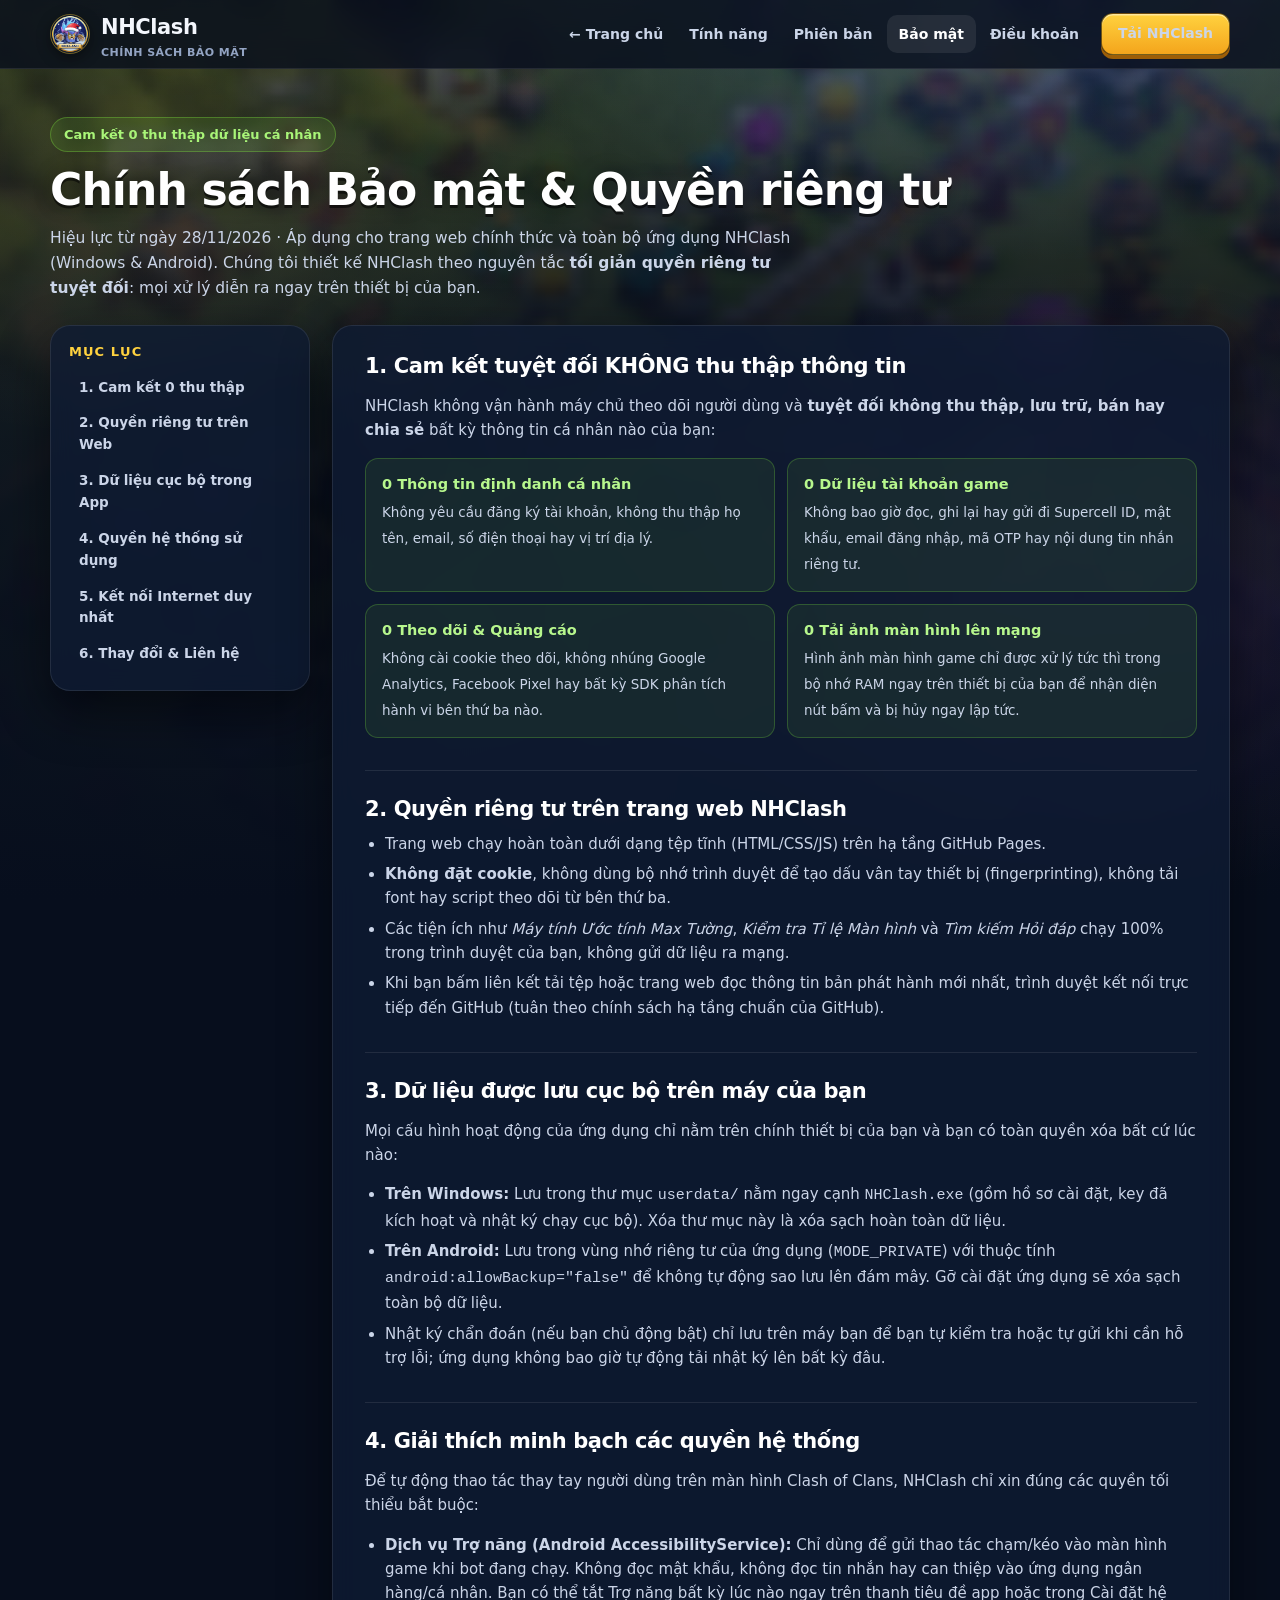
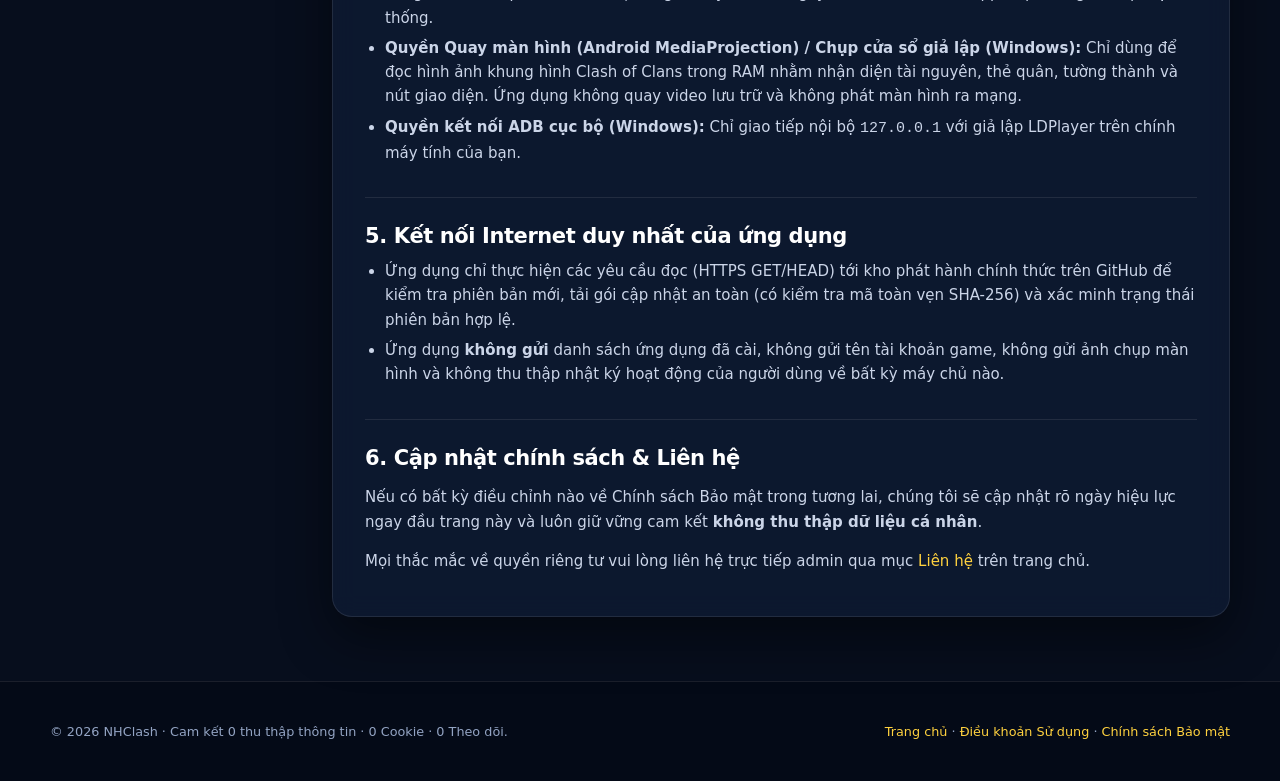
<file: privacy.html>
<!doctype html>
<html lang="vi">
<head>
<meta charset="utf-8">
<meta name="viewport" content="width=device-width, initial-scale=1">
<title>Chính sách Bảo mật (0 thu thập thông tin) — NHClash</title>
<meta name="description" content="Chính sách Bảo mật của NHClash: cam kết tuyệt đối không thu thập thông tin cá nhân, không cookie, không theo dõi, không lưu Supercell ID hay địa chỉ IP.">
<meta name="theme-color" content="#070e1d">
<link rel="icon" href="assets/favicon.png">
<link rel="stylesheet" href="styles.css">
</head>
<body>
<header>
  <div class="wrap nav">
    <a class="brand" href="index.html">
      <img src="assets/logo.png" alt="NHClash">
      <span>NHClash<small>Chính sách Bảo mật</small></span>
    </a>
    <button class="nav-toggle" id="nav-toggle" aria-label="Mở trình đơn" aria-expanded="false">☰</button>
    <nav class="nav-links" id="nav-links" aria-label="Điều hướng">
      <a href="index.html">← Trang chủ</a>
      <a href="index.html#tinh-nang">Tính năng</a>
      <a href="index.html#cap-nhat">Phiên bản</a>
      <a href="privacy.html" class="active">Bảo mật</a>
      <a href="terms.html">Điều khoản</a>
      <a class="btn small nav-cta" href="index.html#tai-ve">Tải NHClash</a>
    </nav>
  </div>
</header>

<main>
  <section class="legal-hero">
    <div class="wrap">
      <span class="pill green">Cam kết 0 thu thập dữ liệu cá nhân</span>
      <h1 class="stroke">Chính sách Bảo mật &amp; Quyền riêng tư</h1>
      <p>Hiệu lực từ ngày 28/11/2026 · Áp dụng cho trang web chính thức và toàn bộ ứng dụng NHClash (Windows &amp; Android). Chúng tôi thiết kế NHClash theo nguyên tắc <b>tối giản quyền riêng tư tuyệt đối</b>: mọi xử lý diễn ra ngay trên thiết bị của bạn.</p>
    </div>
  </section>

  <div class="wrap legal-layout">
    <aside class="card legal-toc">
      <h3>Mục lục</h3>
      <a href="#cam-ket">1. Cam kết 0 thu thập</a>
      <a href="#web">2. Quyền riêng tư trên Web</a>
      <a href="#app">3. Dữ liệu cục bộ trong App</a>
      <a href="#quyen">4. Quyền hệ thống sử dụng</a>
      <a href="#mang">5. Kết nối Internet duy nhất</a>
      <a href="#lien-he">6. Thay đổi &amp; Liên hệ</a>
    </aside>

    <article class="card legal-article">
      <section id="cam-ket">
        <h2>1. Cam kết tuyệt đối KHÔNG thu thập thông tin</h2>
        <p>NHClash không vận hành máy chủ theo dõi người dùng và <b>tuyệt đối không thu thập, lưu trữ, bán hay chia sẻ</b> bất kỳ thông tin cá nhân nào của bạn:</p>
        <div class="pledge-grid">
          <div class="pledge-item">
            <b>0 Thông tin định danh cá nhân</b>
            <span>Không yêu cầu đăng ký tài khoản, không thu thập họ tên, email, số điện thoại hay vị trí địa lý.</span>
          </div>
          <div class="pledge-item">
            <b>0 Dữ liệu tài khoản game</b>
            <span>Không bao giờ đọc, ghi lại hay gửi đi Supercell ID, mật khẩu, email đăng nhập, mã OTP hay nội dung tin nhắn riêng tư.</span>
          </div>
          <div class="pledge-item">
            <b>0 Theo dõi &amp; Quảng cáo</b>
            <span>Không cài cookie theo dõi, không nhúng Google Analytics, Facebook Pixel hay bất kỳ SDK phân tích hành vi bên thứ ba nào.</span>
          </div>
          <div class="pledge-item">
            <b>0 Tải ảnh màn hình lên mạng</b>
            <span>Hình ảnh màn hình game chỉ được xử lý tức thì trong bộ nhớ RAM ngay trên thiết bị của bạn để nhận diện nút bấm và bị hủy ngay lập tức.</span>
          </div>
        </div>
      </section>

      <section id="web">
        <h2>2. Quyền riêng tư trên trang web NHClash</h2>
        <ul>
          <li>Trang web chạy hoàn toàn dưới dạng tệp tĩnh (HTML/CSS/JS) trên hạ tầng GitHub Pages.</li>
          <li><b>Không đặt cookie</b>, không dùng bộ nhớ trình duyệt để tạo dấu vân tay thiết bị (fingerprinting), không tải font hay script theo dõi từ bên thứ ba.</li>
          <li>Các tiện ích như <i>Máy tính Ước tính Max Tường</i>, <i>Kiểm tra Tỉ lệ Màn hình</i> và <i>Tìm kiếm Hỏi đáp</i> chạy 100% trong trình duyệt của bạn, không gửi dữ liệu ra mạng.</li>
          <li>Khi bạn bấm liên kết tải tệp hoặc trang web đọc thông tin bản phát hành mới nhất, trình duyệt kết nối trực tiếp đến GitHub (tuân theo chính sách hạ tầng chuẩn của GitHub).</li>
        </ul>
      </section>

      <section id="app">
        <h2>3. Dữ liệu được lưu cục bộ trên máy của bạn</h2>
        <p>Mọi cấu hình hoạt động của ứng dụng chỉ nằm trên chính thiết bị của bạn và bạn có toàn quyền xóa bất cứ lúc nào:</p>
        <ul>
          <li><b>Trên Windows:</b> Lưu trong thư mục <code>userdata/</code> nằm ngay cạnh <code>NHClash.exe</code> (gồm hồ sơ cài đặt, key đã kích hoạt và nhật ký chạy cục bộ). Xóa thư mục này là xóa sạch hoàn toàn dữ liệu.</li>
          <li><b>Trên Android:</b> Lưu trong vùng nhớ riêng tư của ứng dụng (<code>MODE_PRIVATE</code>) với thuộc tính <code>android:allowBackup="false"</code> để không tự động sao lưu lên đám mây. Gỡ cài đặt ứng dụng sẽ xóa sạch toàn bộ dữ liệu.</li>
          <li>Nhật ký chẩn đoán (nếu bạn chủ động bật) chỉ lưu trên máy bạn để bạn tự kiểm tra hoặc tự gửi khi cần hỗ trợ lỗi; ứng dụng không bao giờ tự động tải nhật ký lên bất kỳ đâu.</li>
        </ul>
      </section>

      <section id="quyen">
        <h2>4. Giải thích minh bạch các quyền hệ thống</h2>
        <p>Để tự động thao tác thay tay người dùng trên màn hình Clash of Clans, NHClash chỉ xin đúng các quyền tối thiểu bắt buộc:</p>
        <ul>
          <li><b>Dịch vụ Trợ năng (Android AccessibilityService):</b> Chỉ dùng để gửi thao tác chạm/kéo vào màn hình game khi bot đang chạy. Không đọc mật khẩu, không đọc tin nhắn hay can thiệp vào ứng dụng ngân hàng/cá nhân. Bạn có thể tắt Trợ năng bất kỳ lúc nào ngay trên thanh tiêu đề app hoặc trong Cài đặt hệ thống.</li>
          <li><b>Quyền Quay màn hình (Android MediaProjection) / Chụp cửa sổ giả lập (Windows):</b> Chỉ dùng để đọc hình ảnh khung hình Clash of Clans trong RAM nhằm nhận diện tài nguyên, thẻ quân, tường thành và nút giao diện. Ứng dụng không quay video lưu trữ và không phát màn hình ra mạng.</li>
          <li><b>Quyền kết nối ADB cục bộ (Windows):</b> Chỉ giao tiếp nội bộ <code>127.0.0.1</code> với giả lập LDPlayer trên chính máy tính của bạn.</li>
        </ul>
      </section>

      <section id="mang">
        <h2>5. Kết nối Internet duy nhất của ứng dụng</h2>
        <ul>
          <li>Ứng dụng chỉ thực hiện các yêu cầu đọc (HTTPS GET/HEAD) tới kho phát hành chính thức trên GitHub để kiểm tra phiên bản mới, tải gói cập nhật an toàn (có kiểm tra mã toàn vẹn SHA-256) và xác minh trạng thái phiên bản hợp lệ.</li>
          <li>Ứng dụng <b>không gửi</b> danh sách ứng dụng đã cài, không gửi tên tài khoản game, không gửi ảnh chụp màn hình và không thu thập nhật ký hoạt động của người dùng về bất kỳ máy chủ nào.</li>
        </ul>
      </section>

      <section id="lien-he">
        <h2>6. Cập nhật chính sách &amp; Liên hệ</h2>
        <p>Nếu có bất kỳ điều chỉnh nào về Chính sách Bảo mật trong tương lai, chúng tôi sẽ cập nhật rõ ngày hiệu lực ngay đầu trang này và luôn giữ vững cam kết <b>không thu thập dữ liệu cá nhân</b>.</p>
        <p>Mọi thắc mắc về quyền riêng tư vui lòng liên hệ trực tiếp admin qua mục <a href="index.html#key">Liên hệ</a> trên trang chủ.</p>
      </section>
    </article>
  </div>
</main>

<footer>
  <div class="wrap">
    <div class="foot-bottom" style="border-top:0; padding-top:0;">
      <span>© 2026 NHClash · Cam kết 0 thu thập thông tin · 0 Cookie · 0 Theo dõi.</span>
      <span><a href="index.html">Trang chủ</a> · <a href="terms.html">Điều khoản Sử dụng</a> · <a href="privacy.html">Chính sách Bảo mật</a></span>
    </div>
  </div>
</footer>
<script>
(function(){var b=document.getElementById("nav-toggle"),n=document.getElementById("nav-links");if(b&&n)b.addEventListener("click",function(){var o=n.classList.toggle("open");b.setAttribute("aria-expanded",o?"true":"false");});})();
</script>
</body>
</html>
</file>
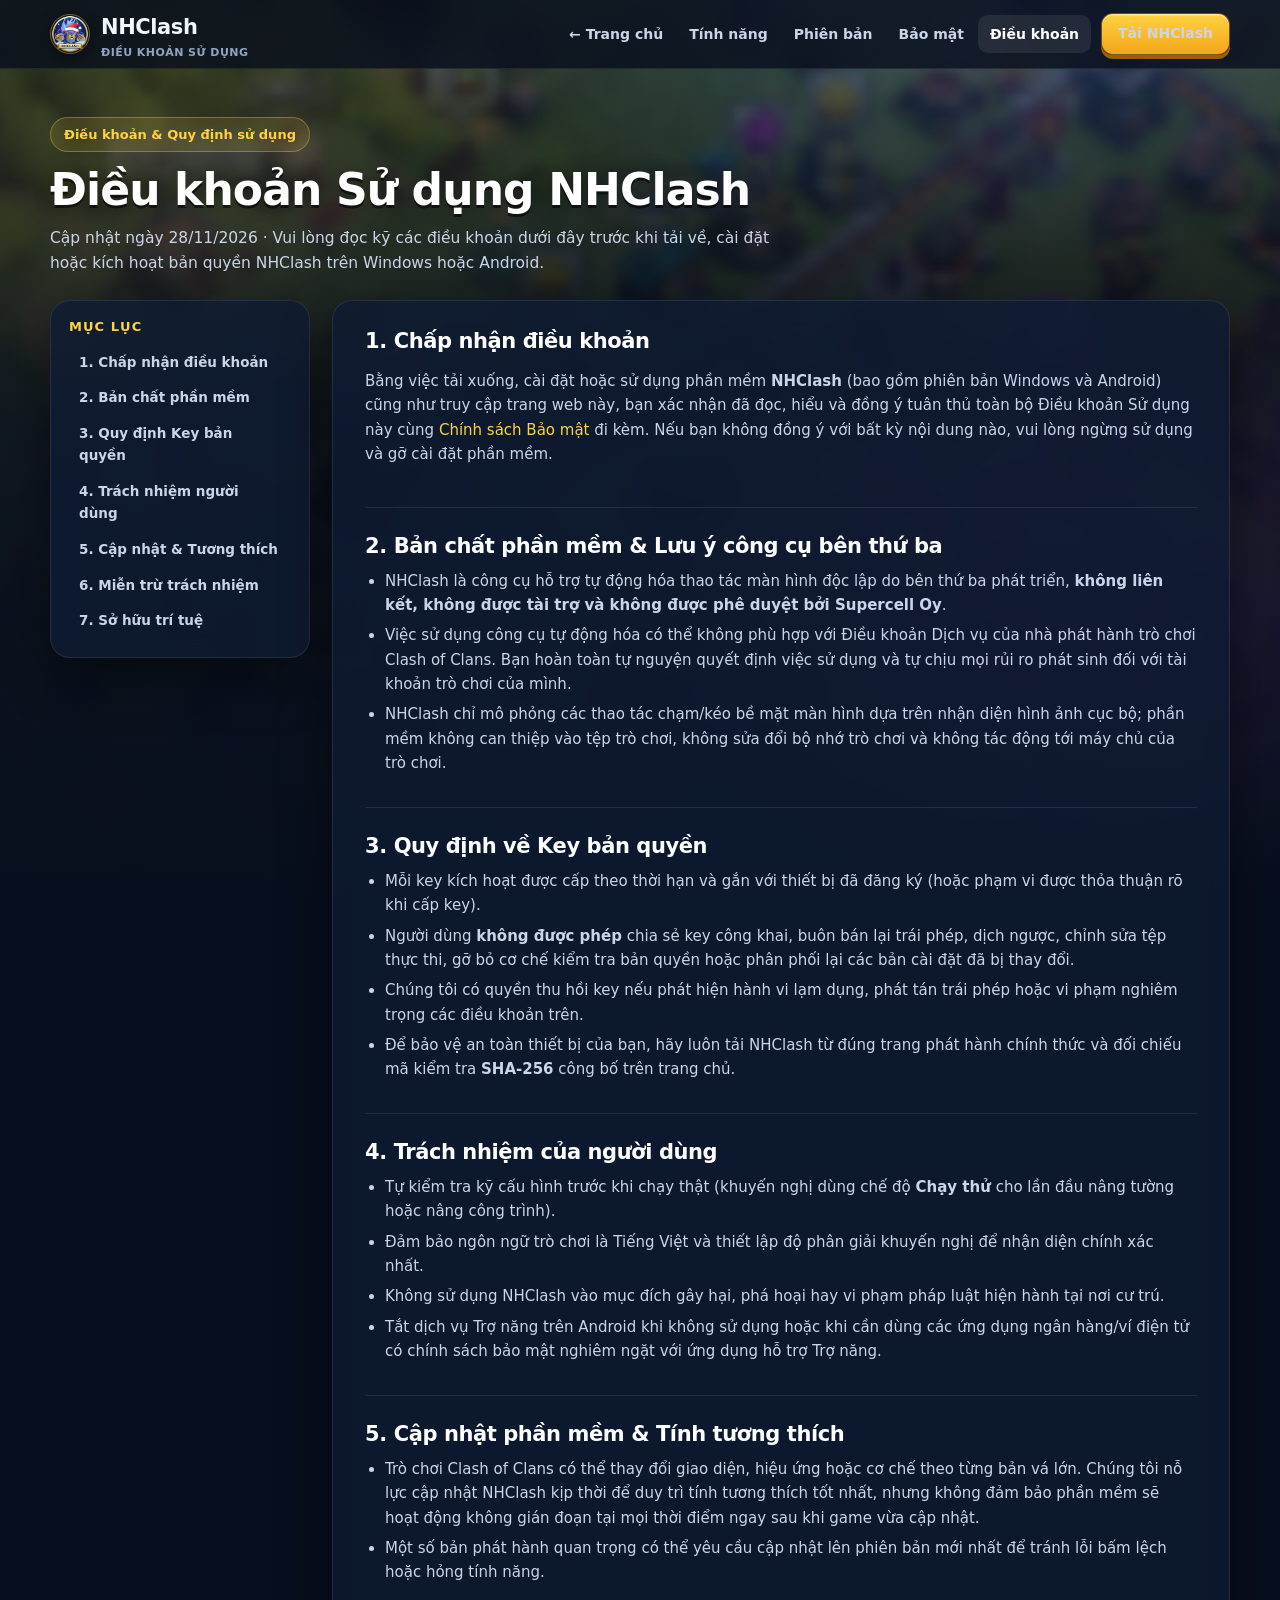
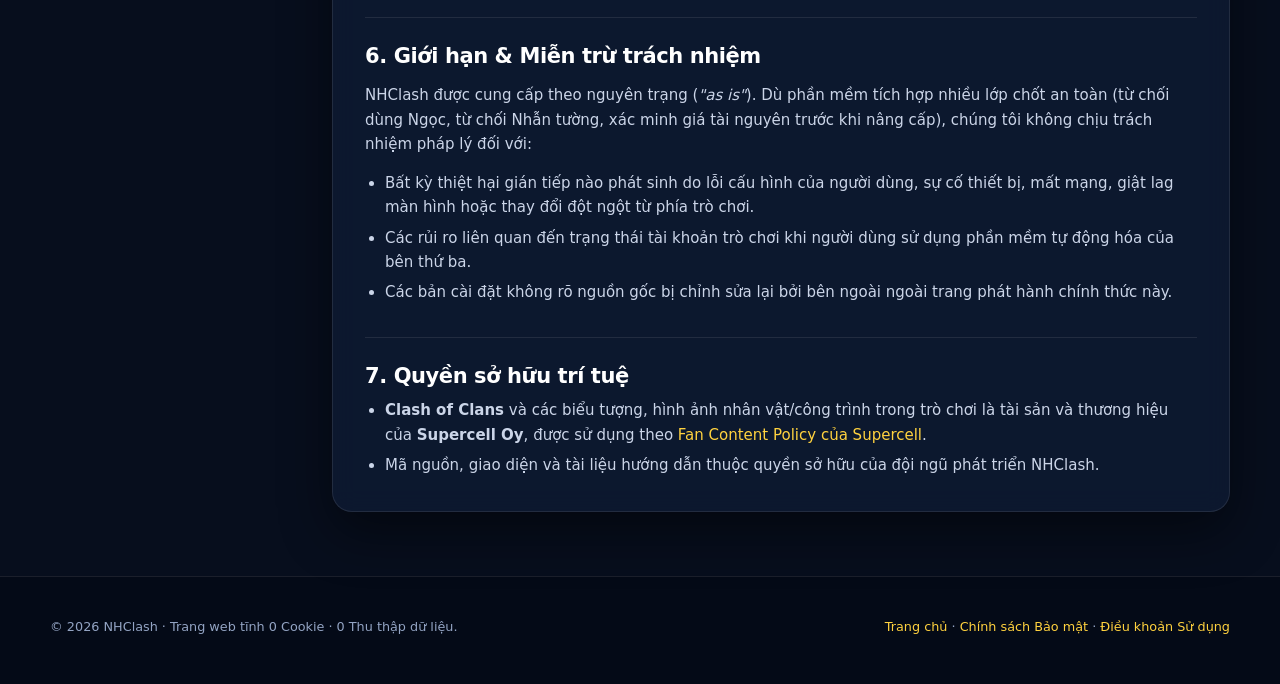
<file: terms.html>
<!doctype html>
<html lang="vi">
<head>
<meta charset="utf-8">
<meta name="viewport" content="width=device-width, initial-scale=1">
<title>Điều khoản Sử dụng — NHClash</title>
<meta name="description" content="Điều khoản Sử dụng của NHClash cho Windows và Android: phạm vi sử dụng, quy định key bản quyền, lưu ý công cụ bên thứ ba và miễn trừ trách nhiệm.">
<meta name="theme-color" content="#070e1d">
<link rel="icon" href="assets/favicon.png">
<link rel="stylesheet" href="styles.css">
</head>
<body>
<header>
  <div class="wrap nav">
    <a class="brand" href="index.html">
      <img src="assets/logo.png" alt="NHClash">
      <span>NHClash<small>Điều khoản Sử dụng</small></span>
    </a>
    <button class="nav-toggle" id="nav-toggle" aria-label="Mở trình đơn" aria-expanded="false">☰</button>
    <nav class="nav-links" id="nav-links" aria-label="Điều hướng">
      <a href="index.html">← Trang chủ</a>
      <a href="index.html#tinh-nang">Tính năng</a>
      <a href="index.html#cap-nhat">Phiên bản</a>
      <a href="privacy.html">Bảo mật</a>
      <a href="terms.html" class="active">Điều khoản</a>
      <a class="btn small nav-cta" href="index.html#tai-ve">Tải NHClash</a>
    </nav>
  </div>
</header>

<main>
  <section class="legal-hero">
    <div class="wrap">
      <span class="pill">Điều khoản &amp; Quy định sử dụng</span>
      <h1 class="stroke">Điều khoản Sử dụng NHClash</h1>
      <p>Cập nhật ngày 28/11/2026 · Vui lòng đọc kỹ các điều khoản dưới đây trước khi tải về, cài đặt hoặc kích hoạt bản quyền NHClash trên Windows hoặc Android.</p>
    </div>
  </section>

  <div class="wrap legal-layout">
    <aside class="card legal-toc">
      <h3>Mục lục</h3>
      <a href="#chap-nhan">1. Chấp nhận điều khoản</a>
      <a href="#tinh-chat">2. Bản chất phần mềm</a>
      <a href="#ban-quyen">3. Quy định Key bản quyền</a>
      <a href="#trach-nhiem">4. Trách nhiệm người dùng</a>
      <a href="#cap-nhat">5. Cập nhật &amp; Tương thích</a>
      <a href="#mien-tru">6. Miễn trừ trách nhiệm</a>
      <a href="#so-huu">7. Sở hữu trí tuệ</a>
    </aside>

    <article class="card legal-article">
      <section id="chap-nhan">
        <h2>1. Chấp nhận điều khoản</h2>
        <p>Bằng việc tải xuống, cài đặt hoặc sử dụng phần mềm <b>NHClash</b> (bao gồm phiên bản Windows và Android) cũng như truy cập trang web này, bạn xác nhận đã đọc, hiểu và đồng ý tuân thủ toàn bộ Điều khoản Sử dụng này cùng <a href="privacy.html">Chính sách Bảo mật</a> đi kèm. Nếu bạn không đồng ý với bất kỳ nội dung nào, vui lòng ngừng sử dụng và gỡ cài đặt phần mềm.</p>
      </section>

      <section id="tinh-chat">
        <h2>2. Bản chất phần mềm &amp; Lưu ý công cụ bên thứ ba</h2>
        <ul>
          <li>NHClash là công cụ hỗ trợ tự động hóa thao tác màn hình độc lập do bên thứ ba phát triển, <b>không liên kết, không được tài trợ và không được phê duyệt bởi Supercell Oy</b>.</li>
          <li>Việc sử dụng công cụ tự động hóa có thể không phù hợp với Điều khoản Dịch vụ của nhà phát hành trò chơi Clash of Clans. Bạn hoàn toàn tự nguyện quyết định việc sử dụng và tự chịu mọi rủi ro phát sinh đối với tài khoản trò chơi của mình.</li>
          <li>NHClash chỉ mô phỏng các thao tác chạm/kéo bề mặt màn hình dựa trên nhận diện hình ảnh cục bộ; phần mềm không can thiệp vào tệp trò chơi, không sửa đổi bộ nhớ trò chơi và không tác động tới máy chủ của trò chơi.</li>
        </ul>
      </section>

      <section id="ban-quyen">
        <h2>3. Quy định về Key bản quyền</h2>
        <ul>
          <li>Mỗi key kích hoạt được cấp theo thời hạn và gắn với thiết bị đã đăng ký (hoặc phạm vi được thỏa thuận rõ khi cấp key).</li>
          <li>Người dùng <b>không được phép</b> chia sẻ key công khai, buôn bán lại trái phép, dịch ngược, chỉnh sửa tệp thực thi, gỡ bỏ cơ chế kiểm tra bản quyền hoặc phân phối lại các bản cài đặt đã bị thay đổi.</li>
          <li>Chúng tôi có quyền thu hồi key nếu phát hiện hành vi lạm dụng, phát tán trái phép hoặc vi phạm nghiêm trọng các điều khoản trên.</li>
          <li>Để bảo vệ an toàn thiết bị của bạn, hãy luôn tải NHClash từ đúng trang phát hành chính thức và đối chiếu mã kiểm tra <b>SHA-256</b> công bố trên trang chủ.</li>
        </ul>
      </section>

      <section id="trach-nhiem">
        <h2>4. Trách nhiệm của người dùng</h2>
        <ul>
          <li>Tự kiểm tra kỹ cấu hình trước khi chạy thật (khuyến nghị dùng chế độ <b>Chạy thử</b> cho lần đầu nâng tường hoặc nâng công trình).</li>
          <li>Đảm bảo ngôn ngữ trò chơi là Tiếng Việt và thiết lập độ phân giải khuyến nghị để nhận diện chính xác nhất.</li>
          <li>Không sử dụng NHClash vào mục đích gây hại, phá hoại hay vi phạm pháp luật hiện hành tại nơi cư trú.</li>
          <li>Tắt dịch vụ Trợ năng trên Android khi không sử dụng hoặc khi cần dùng các ứng dụng ngân hàng/ví điện tử có chính sách bảo mật nghiêm ngặt với ứng dụng hỗ trợ Trợ năng.</li>
        </ul>
      </section>

      <section id="cap-nhat">
        <h2>5. Cập nhật phần mềm &amp; Tính tương thích</h2>
        <ul>
          <li>Trò chơi Clash of Clans có thể thay đổi giao diện, hiệu ứng hoặc cơ chế theo từng bản vá lớn. Chúng tôi nỗ lực cập nhật NHClash kịp thời để duy trì tính tương thích tốt nhất, nhưng không đảm bảo phần mềm sẽ hoạt động không gián đoạn tại mọi thời điểm ngay sau khi game vừa cập nhật.</li>
          <li>Một số bản phát hành quan trọng có thể yêu cầu cập nhật lên phiên bản mới nhất để tránh lỗi bấm lệch hoặc hỏng tính năng.</li>
        </ul>
      </section>

      <section id="mien-tru">
        <h2>6. Giới hạn &amp; Miễn trừ trách nhiệm</h2>
        <p>NHClash được cung cấp theo nguyên trạng (<i>"as is"</i>). Dù phần mềm tích hợp nhiều lớp chốt an toàn (từ chối dùng Ngọc, từ chối Nhẫn tường, xác minh giá tài nguyên trước khi nâng cấp), chúng tôi không chịu trách nhiệm pháp lý đối với:</p>
        <ul>
          <li>Bất kỳ thiệt hại gián tiếp nào phát sinh do lỗi cấu hình của người dùng, sự cố thiết bị, mất mạng, giật lag màn hình hoặc thay đổi đột ngột từ phía trò chơi.</li>
          <li>Các rủi ro liên quan đến trạng thái tài khoản trò chơi khi người dùng sử dụng phần mềm tự động hóa của bên thứ ba.</li>
          <li>Các bản cài đặt không rõ nguồn gốc bị chỉnh sửa lại bởi bên ngoài ngoài trang phát hành chính thức này.</li>
        </ul>
      </section>

      <section id="so-huu">
        <h2>7. Quyền sở hữu trí tuệ</h2>
        <ul>
          <li><b>Clash of Clans</b> và các biểu tượng, hình ảnh nhân vật/công trình trong trò chơi là tài sản và thương hiệu của <b>Supercell Oy</b>, được sử dụng theo <a href="https://supercell.com/en/fan-content-policy/" target="_blank" rel="noopener noreferrer">Fan Content Policy của Supercell</a>.</li>
          <li>Mã nguồn, giao diện và tài liệu hướng dẫn thuộc quyền sở hữu của đội ngũ phát triển NHClash.</li>
        </ul>
      </section>
    </article>
  </div>
</main>

<footer>
  <div class="wrap">
    <div class="foot-bottom" style="border-top:0; padding-top:0;">
      <span>© 2026 NHClash · Trang web tĩnh 0 Cookie · 0 Thu thập dữ liệu.</span>
      <span><a href="index.html">Trang chủ</a> · <a href="privacy.html">Chính sách Bảo mật</a> · <a href="terms.html">Điều khoản Sử dụng</a></span>
    </div>
  </div>
</footer>
<script>
(function(){var b=document.getElementById("nav-toggle"),n=document.getElementById("nav-links");if(b&&n)b.addEventListener("click",function(){var o=n.classList.toggle("open");b.setAttribute("aria-expanded",o?"true":"false");});})();
</script>
</body>
</html>
</file>
<file: styles.css>
@font-face {
  font-family: "JetBrains Mono";
  src: url("assets/fonts/JetBrainsMono-Bold.ttf") format("truetype");
  font-weight: 700;
  font-style: normal;
  font-display: swap;
}

:root {
  --bg: #070e1d;
  --bg-2: #0d182f;
  --surface: rgba(15, 27, 52, 0.78);
  --surface-strong: rgba(19, 34, 65, 0.92);
  --surface-soft: rgba(255, 255, 255, 0.04);
  --line: rgba(255, 255, 255, 0.09);
  --line-strong: rgba(255, 255, 255, 0.16);
  --text: #f3f6fc;
  --text-soft: #cbd5e8;
  --muted: #93a4c3;
  --gold: #ffd23f;
  --gold-2: #f4a51c;
  --gold-edge: #9d5e07;
  --green: #7ce23c;
  --green-2: #41a317;
  --green-edge: #24640c;
  --elixir: #e056fd;
  --dark: #a78bfa;
  --blue: #4f8cff;
  --cyan: #38bdf8;
  --danger: #ff6b6b;
  --radius: 20px;
  --radius-sm: 14px;
  --shadow: 0 20px 52px rgba(0, 0, 0, 0.48);
  --mono: "JetBrains Mono", ui-monospace, SFMono-Regular, Consolas, monospace;
  --sans: system-ui, -apple-system, "Segoe UI", Roboto, "Helvetica Neue", Arial, sans-serif;
}

* { box-sizing: border-box; }
html { scroll-behavior: smooth; overflow-x: clip; }
body {
  margin: 0;
  font-family: var(--sans);
  color: var(--text);
  background: var(--bg);
  line-height: 1.62;
  -webkit-font-smoothing: antialiased;
  overflow-x: clip;
}
.card, .wrap, .lb-card, .tool-card, .hero-grid > *, .tools-grid > *, .chart-row > *, .legal-layout > * {
  min-width: 0;
}
section[id], .legal-article section[id] { scroll-margin-top: 80px; }

body::before {
  content: "";
  position: fixed;
  inset: 0;
  z-index: -2;
  background:
    radial-gradient(980px 540px at 80% -8%, rgba(79, 140, 255, 0.28), transparent 62%),
    radial-gradient(760px 460px at 10% 18%, rgba(255, 210, 63, 0.11), transparent 60%),
    radial-gradient(720px 500px at 85% 65%, rgba(224, 86, 253, 0.09), transparent 64%),
    linear-gradient(180deg, rgba(7, 14, 29, 0.56) 0%, rgba(7, 14, 29, 0.9) 42%, var(--bg) 100%),
    url("assets/bg.jpg") center top / cover no-repeat;
}

a { color: var(--gold); text-decoration: none; }
a:hover { text-decoration: underline; }
img { max-width: 100%; display: block; }
h1, h2, h3, h4 { margin: 0; line-height: 1.18; letter-spacing: -0.02em; }
.mono { font-family: var(--mono); font-variant-numeric: tabular-nums; }
.wrap { width: min(1180px, 100% - 32px); margin-inline: auto; }

.stroke {
  color: #fff;
  text-shadow: 0 3px 0 rgba(0, 0, 0, 0.55), 0 0 18px rgba(0, 0, 0, 0.35);
}

/* ================================================================ Header */
header {
  position: sticky;
  top: 0;
  z-index: 40;
  backdrop-filter: blur(16px);
  -webkit-backdrop-filter: blur(16px);
  background: rgba(7, 14, 29, 0.78);
  border-bottom: 1px solid var(--line);
}

.nav {
  display: flex;
  align-items: center;
  gap: 14px;
  min-height: 68px;
  padding: 6px 0;
}

.brand {
  display: inline-flex;
  align-items: center;
  gap: 11px;
  color: var(--text);
  font-size: 21px;
  font-weight: 800;
  letter-spacing: -0.02em;
  text-decoration: none !important;
  flex: none;
}

.brand img {
  width: 40px;
  height: 40px;
  border-radius: 50%;
  box-shadow: 0 4px 14px rgba(0, 0, 0, 0.45);
  border: 1.5px solid rgba(255, 210, 63, 0.4);
}

.brand small {
  display: block;
  font-size: 11px;
  font-weight: 600;
  color: var(--muted);
  letter-spacing: 0.04em;
  text-transform: uppercase;
  line-height: 1;
  margin-top: 2px;
}

.nav-links {
  margin-left: auto;
  display: flex;
  align-items: center;
  gap: 2px;
  flex-wrap: wrap;
}

.nav-links a {
  color: var(--text-soft);
  font-size: 14px;
  font-weight: 600;
  padding: 8px 12px;
  border-radius: 10px;
  transition: background 0.15s, color 0.15s;
  text-decoration: none;
}

.nav-links a:hover,
.nav-links a.active {
  color: #fff;
  background: rgba(255, 255, 255, 0.08);
}

.nav-cta {
  margin-left: 8px;
}

.nav-toggle {
  display: none;
  margin-left: auto;
  background: rgba(255, 255, 255, 0.07);
  border: 1px solid var(--line-strong);
  color: #fff;
  width: 42px;
  height: 42px;
  border-radius: 11px;
  cursor: pointer;
  align-items: center;
  justify-content: center;
}

/* ================================================================ Buttons */
.btn {
  --top: var(--gold);
  --bot: var(--gold-2);
  --edge: var(--gold-edge);
  display: inline-flex;
  align-items: center;
  justify-content: center;
  gap: 11px;
  padding: 12px 22px 14px;
  min-height: 60px;
  border-radius: 16px;
  border: 1.5px solid rgba(0, 0, 0, 0.55);
  background: linear-gradient(180deg, var(--top), var(--bot));
  box-shadow: 0 5px 0 var(--edge), 0 12px 26px rgba(0, 0, 0, 0.36), inset 0 1.5px 0 rgba(255, 255, 255, 0.55);
  color: #fff;
  text-decoration: none !important;
  font-weight: 800;
  font-size: 18px;
  line-height: 1.15;
  cursor: pointer;
  transition: transform 0.08s ease, box-shadow 0.08s ease, filter 0.15s ease;
}

.btn:hover { filter: brightness(1.06); }
.btn:active {
  transform: translateY(3px);
  box-shadow: 0 2px 0 var(--edge), 0 6px 14px rgba(0, 0, 0, 0.35), inset 0 1.5px 0 rgba(255, 255, 255, 0.5);
}

.btn .label {
  display: flex;
  flex-direction: column;
  text-align: left;
  text-shadow: 0 2px 0 rgba(0, 0, 0, 0.42);
}

.btn small {
  font-weight: 600;
  font-size: 12px;
  opacity: 0.94;
  margin-top: 2px;
}

.btn svg { width: 26px; height: 26px; flex: none; filter: drop-shadow(0 2px 0 rgba(0, 0, 0, 0.35)); }
.btn.green { --top: var(--green); --bot: var(--green-2); --edge: var(--green-edge); }
.btn.ghost {
  background: rgba(255, 255, 255, 0.06);
  border: 1px solid var(--line-strong);
  box-shadow: none;
  color: var(--text);
  min-height: 44px;
  padding: 9px 16px;
  font-size: 14px;
  font-weight: 700;
  border-radius: 12px;
}
.btn.ghost:hover { background: rgba(255, 255, 255, 0.11); }
.btn.ghost:active { transform: translateY(1px); box-shadow: none; }

.btn.small {
  min-height: 42px;
  padding: 8px 16px 10px;
  font-size: 14px;
  border-radius: 12px;
  box-shadow: 0 4px 0 var(--edge), inset 0 1.5px 0 rgba(255, 255, 255, 0.48);
}
.btn.small:active { transform: translateY(2px); box-shadow: 0 2px 0 var(--edge); }

/* ================================================================ Cards & Badges */
.card {
  background: var(--surface);
  border: 1px solid var(--line);
  border-radius: var(--radius);
  box-shadow: var(--shadow);
  backdrop-filter: blur(12px);
  -webkit-backdrop-filter: blur(12px);
}

.card-hover {
  transition: transform 0.18s ease, border-color 0.18s ease, background 0.18s ease;
}
.card-hover:hover {
  transform: translateY(-3px);
  border-color: rgba(255, 210, 63, 0.34);
  background: rgba(20, 36, 68, 0.88);
}

.pill {
  display: inline-flex;
  align-items: center;
  gap: 8px;
  padding: 6px 13px;
  border-radius: 999px;
  font-size: 13px;
  font-weight: 700;
  background: rgba(255, 210, 63, 0.12);
  border: 1px solid rgba(255, 210, 63, 0.32);
  color: var(--gold);
}

.pill.green {
  background: rgba(124, 226, 60, 0.12);
  border-color: rgba(124, 226, 60, 0.34);
  color: #a9f578;
}

.pill.blue {
  background: rgba(79, 140, 255, 0.14);
  border-color: rgba(79, 140, 255, 0.35);
  color: #a6c8ff;
}

.pill.neutral {
  background: rgba(255, 255, 255, 0.06);
  border-color: var(--line-strong);
  color: var(--text-soft);
}

.pulse-dot {
  width: 9px;
  height: 9px;
  border-radius: 50%;
  background: var(--green);
  box-shadow: 0 0 0 0 rgba(124, 226, 60, 0.7);
  animation: pulse 2s infinite;
  display: inline-block;
  flex: none;
}

@keyframes pulse {
  0% { box-shadow: 0 0 0 0 rgba(124, 226, 60, 0.7); }
  70% { box-shadow: 0 0 0 9px rgba(124, 226, 60, 0); }
  100% { box-shadow: 0 0 0 0 rgba(124, 226, 60, 0); }
}

/* ================================================================ Sections */
section { padding: 54px 0; }
.sec-head {
  text-align: center;
  margin-bottom: 32px;
}
.sec-head .eyebrow {
  display: inline-block;
  font-size: 12px;
  font-weight: 800;
  text-transform: uppercase;
  letter-spacing: 0.12em;
  color: var(--gold);
  margin-bottom: 8px;
}
.sec-head h2 {
  font-size: clamp(28px, 3.8vw, 40px);
  font-weight: 800;
}
.sec-head p {
  color: var(--muted);
  margin: 10px auto 0;
  max-width: 680px;
  font-size: 15.5px;
}

/* ================================================================ Hero */
.hero { padding: 52px 0 36px; }
.hero-grid {
  display: grid;
  grid-template-columns: 1.2fr 0.8fr;
  gap: 36px;
  align-items: center;
}
.hero-badges {
  display: flex;
  flex-wrap: wrap;
  gap: 8px;
  margin-bottom: 16px;
}
.hero h1 {
  font-size: clamp(34px, 4.8vw, 54px);
  font-weight: 900;
  margin-bottom: 14px;
}
.hero h1 .hl {
  background: linear-gradient(180deg, #fff099 0%, #ffbe26 100%);
  -webkit-background-clip: text;
  background-clip: text;
  color: transparent;
  text-shadow: none;
  filter: drop-shadow(0 3px 0 rgba(0, 0, 0, 0.55));
}
.hero p.lead {
  font-size: 17px;
  color: var(--text-soft);
  margin: 0 0 24px;
  max-width: 600px;
}
.cta { display: flex; flex-wrap: wrap; gap: 14px; }
.hero-meta {
  margin-top: 20px;
  display: flex;
  flex-wrap: wrap;
  gap: 10px 20px;
  color: var(--muted);
  font-size: 13.5px;
}
.hero-meta b { color: var(--text); }
.hero-meta span { display: inline-flex; align-items: center; gap: 7px; }

.hero-visual {
  position: relative;
  display: grid;
  place-items: center;
}
.hero-orb {
  position: relative;
  width: min(350px, 82vw);
  aspect-ratio: 1;
  display: grid;
  place-items: center;
}
.hero-orb .glow {
  position: absolute;
  inset: 6%;
  border-radius: 50%;
  background: radial-gradient(circle, rgba(79, 140, 255, 0.55) 0%, rgba(224, 86, 253, 0.2) 48%, transparent 72%);
  filter: blur(28px);
}
.hero-orb .logo {
  position: relative;
  width: 84%;
  border-radius: 50%;
  filter: drop-shadow(0 20px 38px rgba(0, 0, 0, 0.6));
  animation: float 6s ease-in-out infinite;
}
.hero-orb .flt {
  position: absolute;
  width: 58px;
  filter: drop-shadow(0 10px 14px rgba(0, 0, 0, 0.52));
  animation: float 5s ease-in-out infinite;
}
.hero-orb .f1 { left: -6px; top: 14%; animation-delay: -0.8s; }
.hero-orb .f2 { right: -4px; top: 20%; animation-delay: -2.1s; }
.hero-orb .f3 { left: 6%; bottom: 4%; width: 52px; animation-delay: -3.2s; }
.hero-orb .f4 { right: 8%; bottom: 6%; width: 52px; animation-delay: -1.6s; }
@keyframes float {
  0%, 100% { transform: translateY(0); }
  50% { transform: translateY(-9px); }
}

/* ================================================================ Live Stats & BXH */
.kpi-grid {
  display: grid;
  grid-template-columns: repeat(4, 1fr);
  gap: 16px;
  margin-bottom: 22px;
}

.kpi-card {
  padding: 20px 20px 18px;
  position: relative;
  overflow: hidden;
}
.kpi-card::after {
  content: "";
  position: absolute;
  top: 0; left: 0; right: 0;
  height: 3px;
  background: var(--accent, var(--gold));
  opacity: 0.85;
}
.kpi-top {
  display: flex;
  align-items: center;
  justify-content: space-between;
  gap: 8px;
  font-size: 13px;
  font-weight: 700;
  color: var(--muted);
  margin-bottom: 10px;
}
.kpi-top img { width: 24px; height: 24px; object-fit: contain; }
.kpi-val {
  font-family: var(--mono);
  font-size: clamp(24px, 2.6vw, 31px);
  font-weight: 700;
  color: #fff;
  line-height: 1.15;
}
.kpi-sub {
  margin-top: 8px;
  font-size: 13px;
  color: var(--muted);
  display: flex;
  flex-wrap: wrap;
  gap: 6px 12px;
}
.kpi-sub b { color: var(--text-soft); }

.res-breakdown {
  display: grid;
  grid-template-columns: repeat(3, 1fr);
  gap: 14px;
  margin-bottom: 22px;
}
.res-tile {
  padding: 16px 18px;
  display: flex;
  align-items: center;
  gap: 14px;
}
.res-tile img {
  width: 44px;
  height: 44px;
  object-fit: contain;
  flex: none;
  filter: drop-shadow(0 6px 12px rgba(0, 0, 0, 0.45));
}
.res-tile .rt-label { font-size: 12.5px; color: var(--muted); font-weight: 700; text-transform: uppercase; letter-spacing: 0.05em; }
.res-tile .rt-num { font-family: var(--mono); font-size: 22px; font-weight: 700; margin-top: 2px; }
.res-tile .rt-all { font-size: 12.5px; color: var(--muted); margin-top: 2px; }

.chart-row {
  display: grid;
  grid-template-columns: 1.1fr 0.9fr;
  gap: 18px;
  margin-bottom: 24px;
}

.chart-box {
  padding: 20px 22px;
}
.chart-head {
  display: flex;
  align-items: center;
  justify-content: space-between;
  gap: 12px;
  flex-wrap: wrap;
  margin-bottom: 12px;
}
.chart-head h3 { font-size: 17px; font-weight: 800; }
.chart-head span { font-size: 12.5px; color: var(--muted); }
.spark-svg { width: 100%; height: 145px; display: block; }

.privacy-strip {
  padding: 16px 20px;
  display: flex;
  flex-direction: column;
  justify-content: space-between;
  gap: 12px;
  border-color: rgba(124, 226, 60, 0.25);
  background: linear-gradient(135deg, rgba(16, 40, 34, 0.72), rgba(15, 27, 52, 0.85));
}
.privacy-strip h3 { font-size: 17px; font-weight: 800; color: #b7f78d; display: flex; align-items: center; gap: 8px; }
.privacy-strip p { margin: 0; font-size: 13.8px; color: var(--text-soft); }
.privacy-checks {
  display: grid;
  grid-template-columns: 1fr 1fr;
  gap: 8px 14px;
  font-size: 13px;
  color: #dcfce7;
}
.privacy-checks span { display: flex; align-items: center; gap: 6px; }
.privacy-strip .p-actions { display: flex; flex-wrap: wrap; gap: 10px; align-items: center; }

/* Leaderboard */
.lb-card { padding: 24px; }
.lb-header {
  display: flex;
  align-items: center;
  justify-content: space-between;
  gap: 14px;
  flex-wrap: wrap;
  margin-bottom: 20px;
}
.lb-title { display: flex; align-items: center; gap: 12px; }
.lb-title img { width: 40px; height: 40px; object-fit: contain; }
.lb-title h3 { font-size: 21px; font-weight: 800; }
.lb-title p { margin: 2px 0 0; font-size: 13px; color: var(--muted); }

.lb-controls {
  display: flex;
  flex-wrap: wrap;
  gap: 8px;
  align-items: center;
}

.seg-group {
  display: inline-flex;
  background: rgba(255, 255, 255, 0.05);
  border: 1px solid var(--line);
  border-radius: 12px;
  padding: 3px;
  gap: 2px;
  flex-wrap: wrap;
}
.seg-btn {
  background: transparent;
  border: 0;
  color: var(--muted);
  font-family: var(--sans);
  font-size: 13px;
  font-weight: 700;
  padding: 7px 12px;
  border-radius: 9px;
  cursor: pointer;
  transition: background 0.15s, color 0.15s;
}
.seg-btn:hover { color: #fff; }
.seg-btn.active {
  background: linear-gradient(180deg, var(--gold), var(--gold-2));
  color: #1c1200;
  box-shadow: 0 2px 8px rgba(244, 165, 28, 0.35);
}

.podium {
  display: grid;
  grid-template-columns: repeat(3, 1fr);
  gap: 14px;
  margin-bottom: 20px;
}
.pod {
  padding: 18px;
  border-radius: 16px;
  background: rgba(255, 255, 255, 0.035);
  border: 1px solid var(--line);
  position: relative;
  display: flex;
  flex-direction: column;
  gap: 10px;
}
.pod.rank-1 {
  background: linear-gradient(160deg, rgba(255, 210, 63, 0.17), rgba(15, 27, 52, 0.85));
  border-color: rgba(255, 210, 63, 0.45);
}
.pod.rank-2 {
  background: linear-gradient(160deg, rgba(203, 213, 225, 0.14), rgba(15, 27, 52, 0.85));
  border-color: rgba(203, 213, 225, 0.34);
}
.pod.rank-3 {
  background: linear-gradient(160deg, rgba(217, 119, 6, 0.16), rgba(15, 27, 52, 0.85));
  border-color: rgba(217, 119, 6, 0.38);
}
.pod-top { display: flex; align-items: center; justify-content: space-between; gap: 8px; }
.rank-badge {
  font-family: var(--mono);
  font-size: 13px;
  font-weight: 700;
  padding: 4px 10px;
  border-radius: 999px;
  background: rgba(255, 255, 255, 0.09);
}
.rank-1 .rank-badge { background: rgba(255, 210, 63, 0.22); color: var(--gold); }
.rank-2 .rank-badge { background: rgba(226, 232, 240, 0.2); color: #e2e8f0; }
.rank-3 .rank-badge { background: rgba(251, 146, 60, 0.22); color: #fdba74; }

.plat-tag {
  font-size: 11.5px;
  font-weight: 700;
  padding: 3px 8px;
  border-radius: 8px;
  background: rgba(255, 255, 255, 0.07);
  color: var(--text-soft);
}
.pod-name { font-size: 17px; font-weight: 800; color: #fff; }
.pod-score { font-family: var(--mono); font-size: 23px; font-weight: 700; color: var(--gold); }
.pod-meta {
  display: flex;
  flex-wrap: wrap;
  gap: 8px 14px;
  font-size: 12.5px;
  color: var(--muted);
}
.pod-meta span { display: inline-flex; align-items: center; gap: 4px; }
.pod-meta img { width: 15px; height: 15px; }

.lb-table-wrap { overflow-x: auto; }
table.lb-table {
  width: 100%;
  border-collapse: collapse;
  font-size: 14px;
}
.lb-table th {
  text-align: left;
  font-size: 12px;
  text-transform: uppercase;
  letter-spacing: 0.06em;
  color: var(--muted);
  padding: 10px 12px;
  border-bottom: 1px solid var(--line);
  white-space: nowrap;
}
.lb-table td {
  padding: 12px;
  border-bottom: 1px solid rgba(255, 255, 255, 0.05);
  vertical-align: middle;
}
.lb-table tbody tr:hover { background: rgba(255, 255, 255, 0.035); }
.lb-table .num { font-family: var(--mono); text-align: right; white-space: nowrap; }
.lb-table th.num { text-align: right; }
.bar-track {
  width: 100%;
  min-width: 90px;
  height: 7px;
  border-radius: 999px;
  background: rgba(255, 255, 255, 0.08);
  overflow: hidden;
  margin-top: 5px;
}
.bar-fill {
  height: 100%;
  border-radius: 999px;
  background: linear-gradient(90deg, var(--gold-2), var(--gold));
}
.lb-foot {
  margin-top: 14px;
  display: flex;
  align-items: center;
  justify-content: space-between;
  gap: 12px;
  flex-wrap: wrap;
  font-size: 12.5px;
  color: var(--muted);
}

/* ================================================================ Features 9-grid */
.features-grid {
  display: grid;
  grid-template-columns: repeat(3, 1fr);
  gap: 16px;
}
.feat-card { padding: 22px; }
.feat-ico {
  width: 54px;
  height: 54px;
  border-radius: 15px;
  display: grid;
  place-items: center;
  margin-bottom: 14px;
  background: linear-gradient(180deg, rgba(46, 82, 158, 0.72), rgba(22, 42, 86, 0.88));
  border: 1px solid rgba(255, 255, 255, 0.14);
}
.feat-ico img { width: 38px; height: 38px; object-fit: contain; }
.feat-card h3 { font-size: 18px; font-weight: 800; margin-bottom: 6px; }
.feat-card p { margin: 0; font-size: 14.3px; color: var(--muted); }
.feat-tag {
  display: inline-block;
  margin-top: 10px;
  font-size: 11.5px;
  font-weight: 700;
  color: var(--gold);
  background: rgba(255, 210, 63, 0.1);
  border: 1px solid rgba(255, 210, 63, 0.25);
  padding: 2px 9px;
  border-radius: 999px;
}

/* ================================================================ Tools (Wall Calc & Ratio Checker) */
.tools-grid {
  display: grid;
  grid-template-columns: 1.15fr 0.85fr;
  gap: 18px;
}
.tool-card { padding: 24px; }
.tool-head { display: flex; align-items: center; gap: 12px; margin-bottom: 16px; }
.tool-head img { width: 42px; height: 42px; object-fit: contain; }
.tool-head h3 { font-size: 20px; font-weight: 800; }
.tool-head p { margin: 2px 0 0; font-size: 13.5px; color: var(--muted); }

.calc-form { display: grid; gap: 14px; }
.calc-row { display: grid; grid-template-columns: 1fr 1fr; gap: 12px; }
.field label {
  display: flex;
  justify-content: space-between;
  font-size: 13px;
  font-weight: 700;
  color: var(--text-soft);
  margin-bottom: 6px;
}
.field select,
.field input[type="number"] {
  width: 100%;
  background: rgba(7, 14, 29, 0.72);
  color: #fff;
  border: 1px solid var(--line-strong);
  border-radius: 11px;
  padding: 10px 12px;
  font-family: var(--sans);
  font-size: 14px;
  font-weight: 600;
}
.field input[type="range"] {
  width: 100%;
  accent-color: var(--gold);
  cursor: pointer;
}
.calc-out {
  margin-top: 16px;
  padding: 16px;
  border-radius: 15px;
  background: rgba(7, 14, 29, 0.65);
  border: 1px solid rgba(255, 210, 63, 0.28);
  display: grid;
  grid-template-columns: repeat(3, 1fr);
  gap: 12px;
}
.calc-out .co-label { font-size: 12px; color: var(--muted); font-weight: 700; }
.calc-out .co-val { font-family: var(--mono); font-size: 20px; font-weight: 700; color: var(--gold); margin-top: 3px; }
.calc-tip { margin-top: 12px; font-size: 13.3px; color: var(--text-soft); }

.ratio-box {
  padding: 16px;
  border-radius: 15px;
  background: rgba(7, 14, 29, 0.6);
  border: 1px solid var(--line);
  margin-bottom: 14px;
}
.ratio-result {
  margin-top: 12px;
  padding: 12px 14px;
  border-radius: 12px;
  background: rgba(124, 226, 60, 0.1);
  border: 1px solid rgba(124, 226, 60, 0.3);
  font-size: 13.8px;
  color: #dcfce7;
}
.ratio-chips {
  display: flex;
  flex-wrap: wrap;
  gap: 7px;
  margin-top: 12px;
}
.ratio-chips span {
  font-family: var(--mono);
  font-size: 12px;
  padding: 4px 9px;
  border-radius: 8px;
  background: rgba(255, 255, 255, 0.05);
  border: 1px solid var(--line);
  color: var(--text-soft);
}

/* ================================================================ Compare table */
.compare-wrap { overflow-x: auto; }
table.cmp-table {
  width: 100%;
  border-collapse: collapse;
  font-size: 14.2px;
}
.cmp-table th, .cmp-table td {
  padding: 13px 16px;
  border-bottom: 1px solid var(--line);
  text-align: left;
}
.cmp-table th {
  font-size: 13px;
  text-transform: uppercase;
  letter-spacing: 0.06em;
  color: var(--gold);
  background: rgba(255, 255, 255, 0.03);
}
.cmp-table td.c-ok { color: #9cf26d; font-weight: 700; }
.cmp-table td.c-no { color: var(--muted); }

/* ================================================================ Guide & Key */
.tabs { display: flex; justify-content: center; gap: 10px; margin-bottom: 22px; flex-wrap: wrap; }
.tab {
  font-weight: 800;
  font-size: 15.5px;
  color: var(--muted);
  background: rgba(255, 255, 255, 0.05);
  border: 1px solid var(--line);
  border-radius: 999px;
  padding: 10px 22px;
  cursor: pointer;
  display: inline-flex;
  align-items: center;
  gap: 8px;
}
.tab svg { width: 19px; height: 19px; }
.tab[aria-selected="true"] {
  color: #1c1200;
  background: linear-gradient(180deg, var(--gold), var(--gold-2));
  border-color: rgba(0, 0, 0, 0.35);
  box-shadow: 0 3px 0 var(--gold-edge);
}
.panel[hidden] { display: none; }
.need { display: grid; grid-template-columns: repeat(3, 1fr); gap: 12px; margin-bottom: 16px; }
.need div {
  padding: 14px 16px;
  border-radius: 14px;
  background: rgba(255, 255, 255, 0.04);
  border: 1px dashed rgba(255, 255, 255, 0.16);
  font-size: 13.8px;
  color: var(--muted);
}
.need b { display: block; color: var(--text); font-size: 15px; margin-bottom: 2px; }
.steps { list-style: none; padding: 0; margin: 0; display: grid; gap: 13px; counter-reset: step; }
.step { position: relative; padding: 19px 22px 19px 78px; }
.step::before {
  counter-increment: step;
  content: counter(step);
  position: absolute;
  left: 18px;
  top: 18px;
  width: 42px;
  height: 42px;
  border-radius: 12px;
  display: grid;
  place-items: center;
  font-family: var(--mono);
  font-weight: 700;
  font-size: 20px;
  color: #fff;
  background: linear-gradient(180deg, var(--gold), var(--gold-2));
  border: 1.5px solid rgba(0, 0, 0, 0.5);
  box-shadow: 0 4px 0 var(--gold-edge);
}
.step h3 { font-size: 18px; font-weight: 800; margin-bottom: 4px; }
.step p { margin: 4px 0 0; color: var(--text-soft); font-size: 14.5px; }
.step .path {
  display: inline-block;
  font-weight: 700;
  color: #fff;
  background: rgba(255, 255, 255, 0.08);
  border: 1px solid var(--line);
  border-radius: 8px;
  padding: 1px 8px;
}
.tip {
  margin-top: 10px;
  padding: 10px 14px;
  border-radius: 12px;
  font-size: 13.5px;
  background: rgba(255, 210, 63, 0.09);
  border: 1px solid rgba(255, 210, 63, 0.28);
  color: #f6e7b4;
}
.tip.warn {
  background: rgba(255, 107, 107, 0.09);
  border-color: rgba(255, 107, 107, 0.3);
  color: #ffd5d5;
}
.step .btn { margin-top: 12px; }

.key-grid { display: grid; grid-template-columns: repeat(3, 1fr); gap: 16px; }
.key-step { padding: 24px; text-align: center; }
.key-step .num { font-family: var(--mono); font-size: 38px; font-weight: 700; color: var(--gold); line-height: 1; }
.key-step h3 { font-size: 19px; font-weight: 800; margin: 10px 0 6px; }
.key-step p { margin: 0; color: var(--muted); font-size: 14.5px; }
.contact {
  margin-top: 18px;
  padding: 20px 22px;
  display: flex;
  flex-wrap: wrap;
  align-items: center;
  justify-content: center;
  gap: 12px;
  text-align: center;
}
.contact p { margin: 0; width: 100%; color: var(--text-soft); font-size: 14.8px; }

/* ================================================================ Release Status & SHA-256 */
.status-grid {
  display: grid;
  grid-template-columns: 1fr 1fr;
  gap: 16px;
}
.release-card { padding: 22px; }
.release-card h3 { font-size: 18px; font-weight: 800; margin-bottom: 10px; display: flex; align-items: center; justify-content: space-between; gap: 10px; }
.hash-box {
  margin-top: 10px;
  padding: 10px 12px;
  border-radius: 10px;
  background: rgba(7, 14, 29, 0.72);
  border: 1px solid var(--line);
  font-family: var(--mono);
  font-size: 11.8px;
  color: var(--text-soft);
  word-break: break-all;
  display: flex;
  align-items: center;
  justify-content: space-between;
  gap: 10px;
}
.copy-btn {
  background: rgba(255, 255, 255, 0.08);
  border: 1px solid var(--line-strong);
  color: #fff;
  font-size: 12px;
  font-weight: 700;
  padding: 5px 10px;
  border-radius: 8px;
  cursor: pointer;
  flex: none;
}
.copy-btn:hover { background: rgba(255, 210, 63, 0.2); border-color: rgba(255, 210, 63, 0.45); }

.changes-card { padding: 22px; margin-top: 16px; }
.changes-card h3 { font-size: 18px; font-weight: 800; margin-bottom: 10px; }
.changes-card ul { margin: 0; padding-left: 20px; color: var(--text-soft); font-size: 14.5px; }
.changes-card li { margin-bottom: 6px; }

/* ================================================================ Searchable FAQ */
.faq-search {
  max-width: 860px;
  margin: 0 auto 16px;
  position: relative;
}
.faq-search input {
  width: 100%;
  background: rgba(15, 27, 52, 0.85);
  border: 1px solid var(--line-strong);
  border-radius: 14px;
  color: #fff;
  padding: 13px 16px 13px 44px;
  font-size: 15px;
  font-family: var(--sans);
}
.faq-search input:focus {
  outline: none;
  border-color: rgba(255, 210, 63, 0.6);
  box-shadow: 0 0 0 3px rgba(255, 210, 63, 0.14);
}
.faq-search svg {
  position: absolute;
  left: 15px;
  top: 50%;
  transform: translateY(-50%);
  width: 18px;
  height: 18px;
  color: var(--muted);
}

.faq { display: grid; gap: 11px; max-width: 860px; margin-inline: auto; }
details.card { padding: 0; }
summary {
  list-style: none;
  cursor: pointer;
  padding: 17px 54px 17px 22px;
  font-weight: 700;
  font-size: 16px;
  position: relative;
}
summary::-webkit-details-marker { display: none; }
summary::after {
  content: "+";
  position: absolute;
  right: 20px;
  top: 50%;
  transform: translateY(-50%);
  font-family: var(--mono);
  font-size: 22px;
  color: var(--gold);
  transition: transform 0.2s;
}
details[open] summary::after { transform: translateY(-50%) rotate(45deg); }
details .ans { padding: 0 22px 18px; color: var(--text-soft); font-size: 14.6px; }
details .ans p { margin: 0 0 8px; }
details .ans p:last-child { margin-bottom: 0; }

/* ================================================================ Legal Pages */
.legal-hero { padding: 48px 0 24px; }
.legal-hero h1 { font-size: clamp(30px, 4vw, 44px); font-weight: 900; margin: 12px 0 10px; }
.legal-hero p { color: var(--text-soft); max-width: 760px; margin: 0; font-size: 15.5px; }
.legal-layout {
  display: grid;
  grid-template-columns: 260px 1fr;
  gap: 22px;
  align-items: start;
  padding-bottom: 64px;
}
.legal-toc {
  position: sticky;
  top: 86px;
  padding: 18px;
}
.legal-toc h3 { font-size: 13px; text-transform: uppercase; letter-spacing: 0.08em; color: var(--gold); margin-bottom: 10px; }
.legal-toc a {
  display: block;
  padding: 7px 10px;
  border-radius: 9px;
  font-size: 13.5px;
  font-weight: 600;
  color: var(--text-soft);
  text-decoration: none;
}
.legal-toc a:hover { background: rgba(255, 255, 255, 0.07); color: #fff; }
.legal-article { padding: 28px 32px; }
.legal-article section { padding: 0 0 26px; margin-bottom: 26px; border-bottom: 1px solid var(--line); }
.legal-article section:last-child { border-bottom: 0; margin-bottom: 0; padding-bottom: 0; }
.legal-article h2 { font-size: 21px; font-weight: 800; color: #fff; margin-bottom: 10px; }
.legal-article p, .legal-article li { color: var(--text-soft); font-size: 15px; }
.legal-article ul { padding-left: 20px; margin: 8px 0 0; }
.legal-article li { margin-bottom: 6px; }
.pledge-grid {
  display: grid;
  grid-template-columns: repeat(2, 1fr);
  gap: 12px;
  margin: 14px 0 6px;
}
.pledge-item {
  padding: 14px 16px;
  border-radius: 13px;
  background: rgba(124, 226, 60, 0.08);
  border: 1px solid rgba(124, 226, 60, 0.26);
}
.pledge-item b { display: block; color: #b7f78d; font-size: 14.5px; margin-bottom: 3px; }
.pledge-item span { font-size: 13.5px; color: var(--text-soft); }

/* ================================================================ Footer */
footer {
  border-top: 1px solid var(--line);
  background: rgba(5, 10, 22, 0.78);
  padding: 40px 0 46px;
  color: var(--muted);
  font-size: 13.5px;
}
.foot-grid {
  display: grid;
  grid-template-columns: 1.4fr 0.8fr 0.8fr;
  gap: 28px;
  margin-bottom: 26px;
}
.foot-col h4 {
  font-size: 13px;
  text-transform: uppercase;
  letter-spacing: 0.08em;
  color: var(--text);
  margin-bottom: 10px;
}
.foot-col ul { list-style: none; padding: 0; margin: 0; display: grid; gap: 7px; }
.foot-col a { color: var(--muted); font-weight: 600; }
.foot-col a:hover { color: var(--gold); }
.foot-bottom {
  padding-top: 18px;
  border-top: 1px solid var(--line);
  display: flex;
  flex-wrap: wrap;
  justify-content: space-between;
  gap: 10px 20px;
  font-size: 12.8px;
}

/* ================================================================ Responsive */
@media (max-width: 980px) {
  .hero-grid, .chart-row, .tools-grid, .status-grid, .legal-layout { grid-template-columns: 1fr; }
  .hero-grid { text-align: center; }
  .hero-badges, .cta, .hero-meta { justify-content: center; }
  .hero p.lead { margin-inline: auto; }
  .hero-visual { order: -1; }
  .kpi-grid { grid-template-columns: repeat(2, 1fr); }
  .features-grid, .key-grid, .podium, .res-breakdown { grid-template-columns: repeat(2, 1fr); }
  .foot-grid { grid-template-columns: 1fr 1fr; }
  .legal-toc { position: static; }
}

@media (max-width: 680px) {
  .wrap { width: calc(100% - 24px); }
  .hero-orb { width: min(260px, 76vw); }
  .hero-orb .flt { width: 42px; }
  .hero-orb .f1 { left: 2px; top: 12%; }
  .hero-orb .f2 { right: 2px; top: 18%; }
  .nav-toggle { display: inline-flex; }
  .nav-links {
    display: none;
    position: absolute;
    top: 68px;
    left: 0;
    right: 0;
    background: rgba(7, 14, 29, 0.97);
    border-bottom: 1px solid var(--line);
    padding: 12px 16px 16px;
    flex-direction: column;
    align-items: stretch;
  }
  .nav-links.open { display: flex; }
  .nav-cta { margin-left: 0; margin-top: 6px; }
  .kpi-grid, .features-grid, .key-grid, .podium, .res-breakdown, .need, .calc-row, .calc-out, .pledge-grid, .foot-grid {
    grid-template-columns: 1fr;
  }
  .cta .btn { width: 100%; }
  .step { padding: 17px 17px 17px 68px; }
  .step::before { left: 14px; width: 38px; height: 38px; font-size: 18px; }
  .legal-article { padding: 22px 18px; }
}

@media (prefers-reduced-motion: reduce) {
  *, *::before, *::after { animation: none !important; transition: none !important; scroll-behavior: auto !important; }
}
</file>
